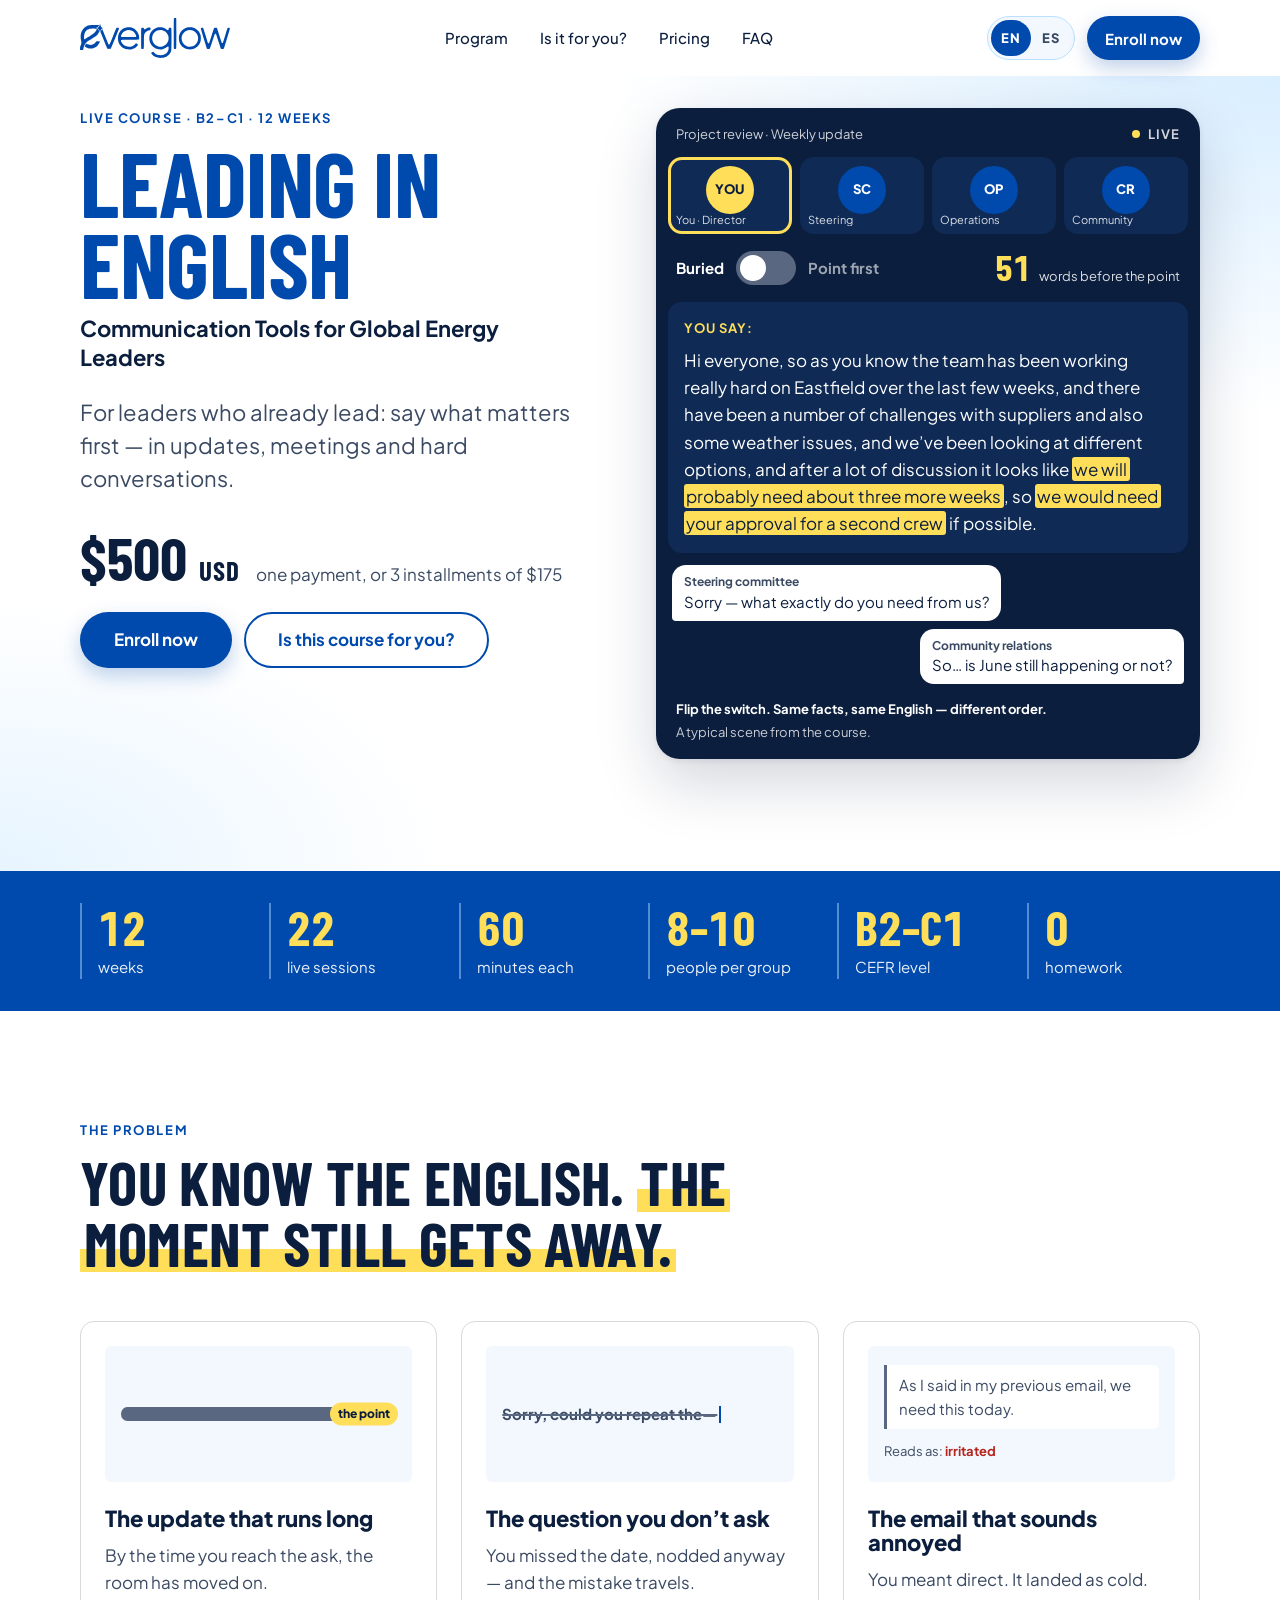
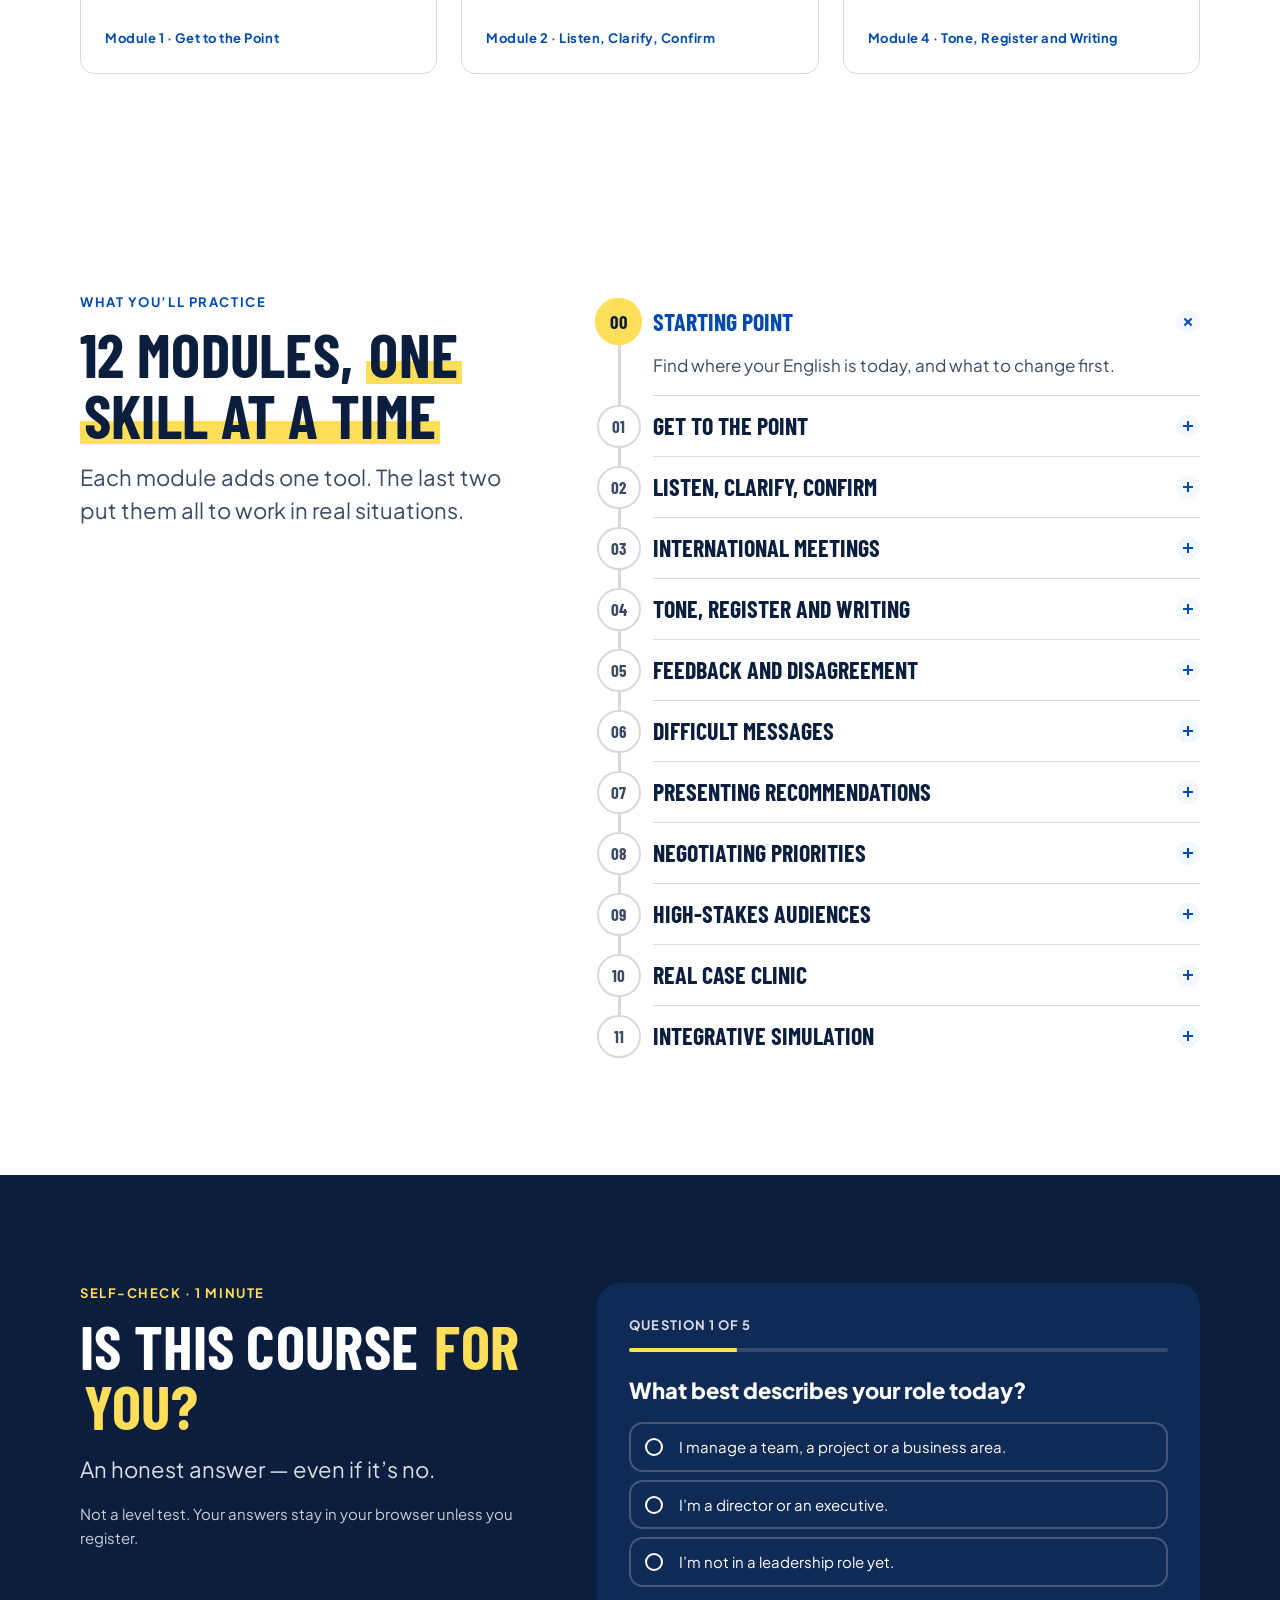
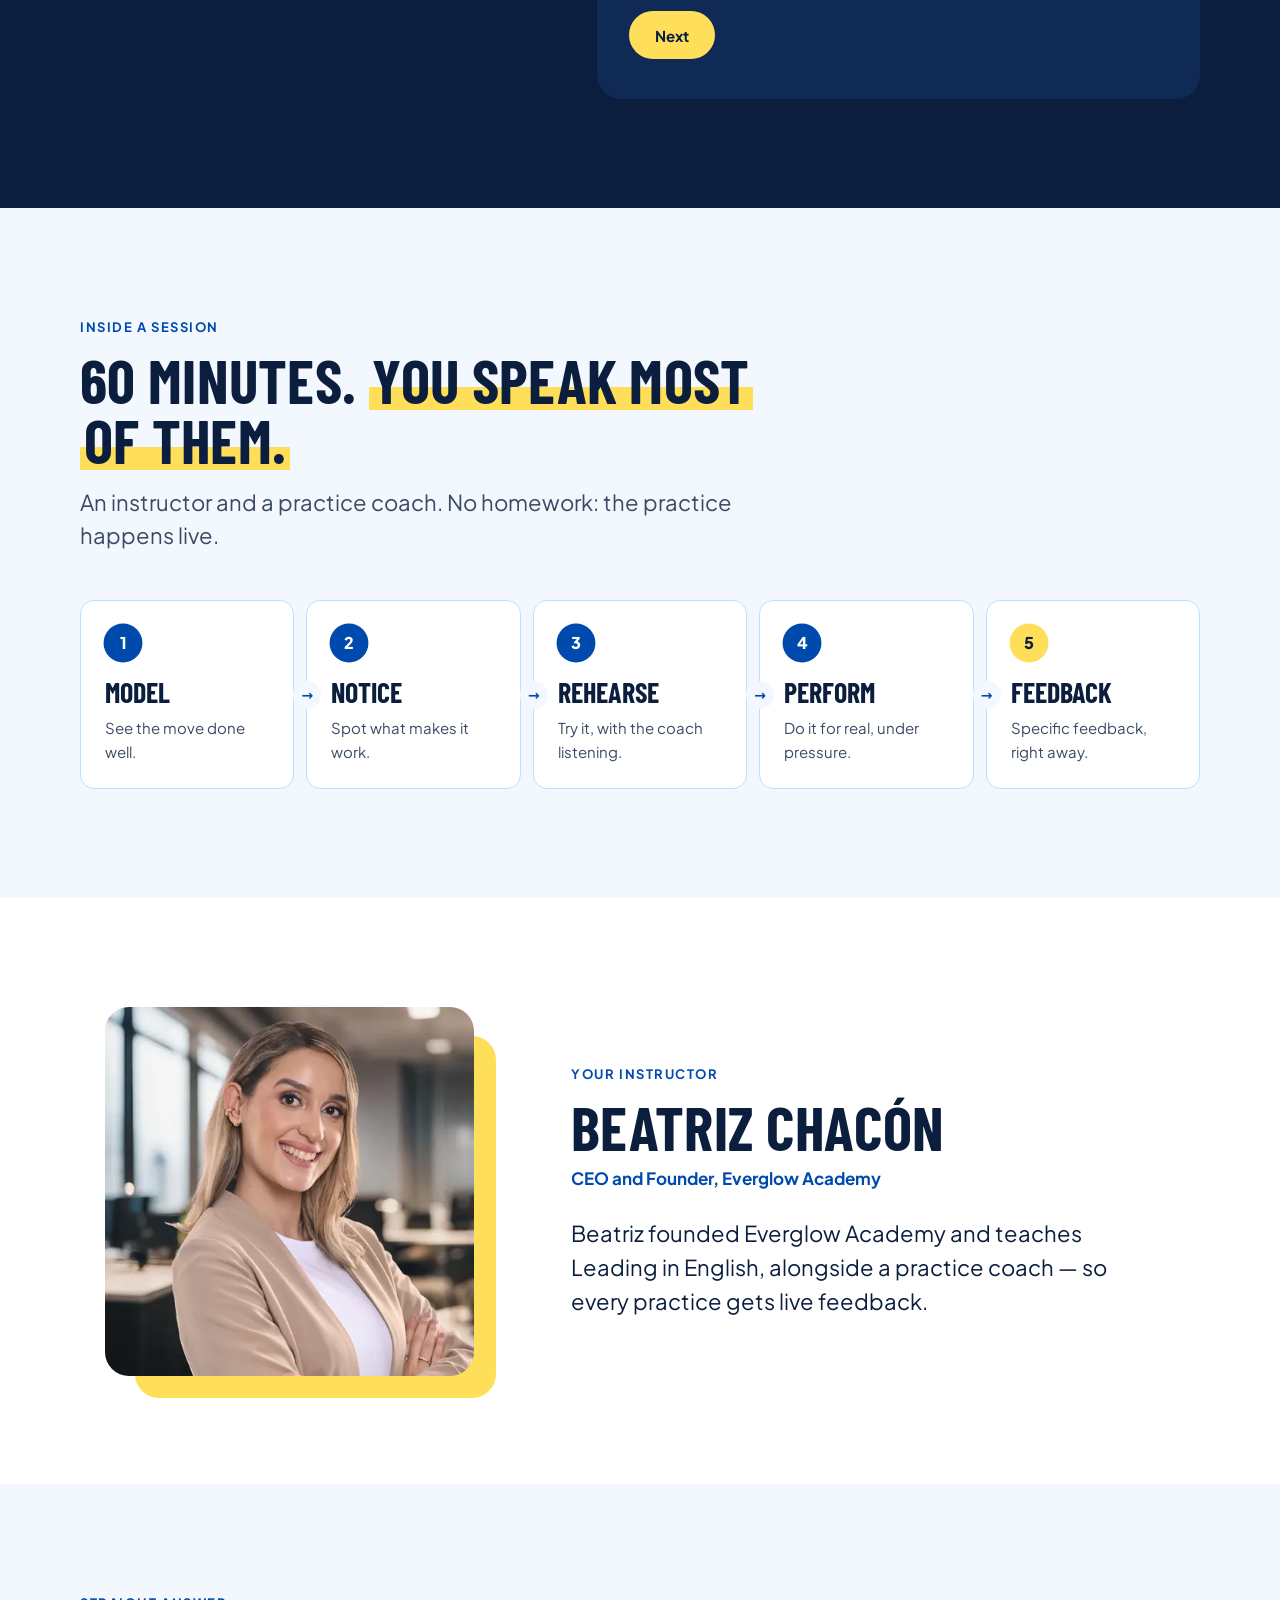
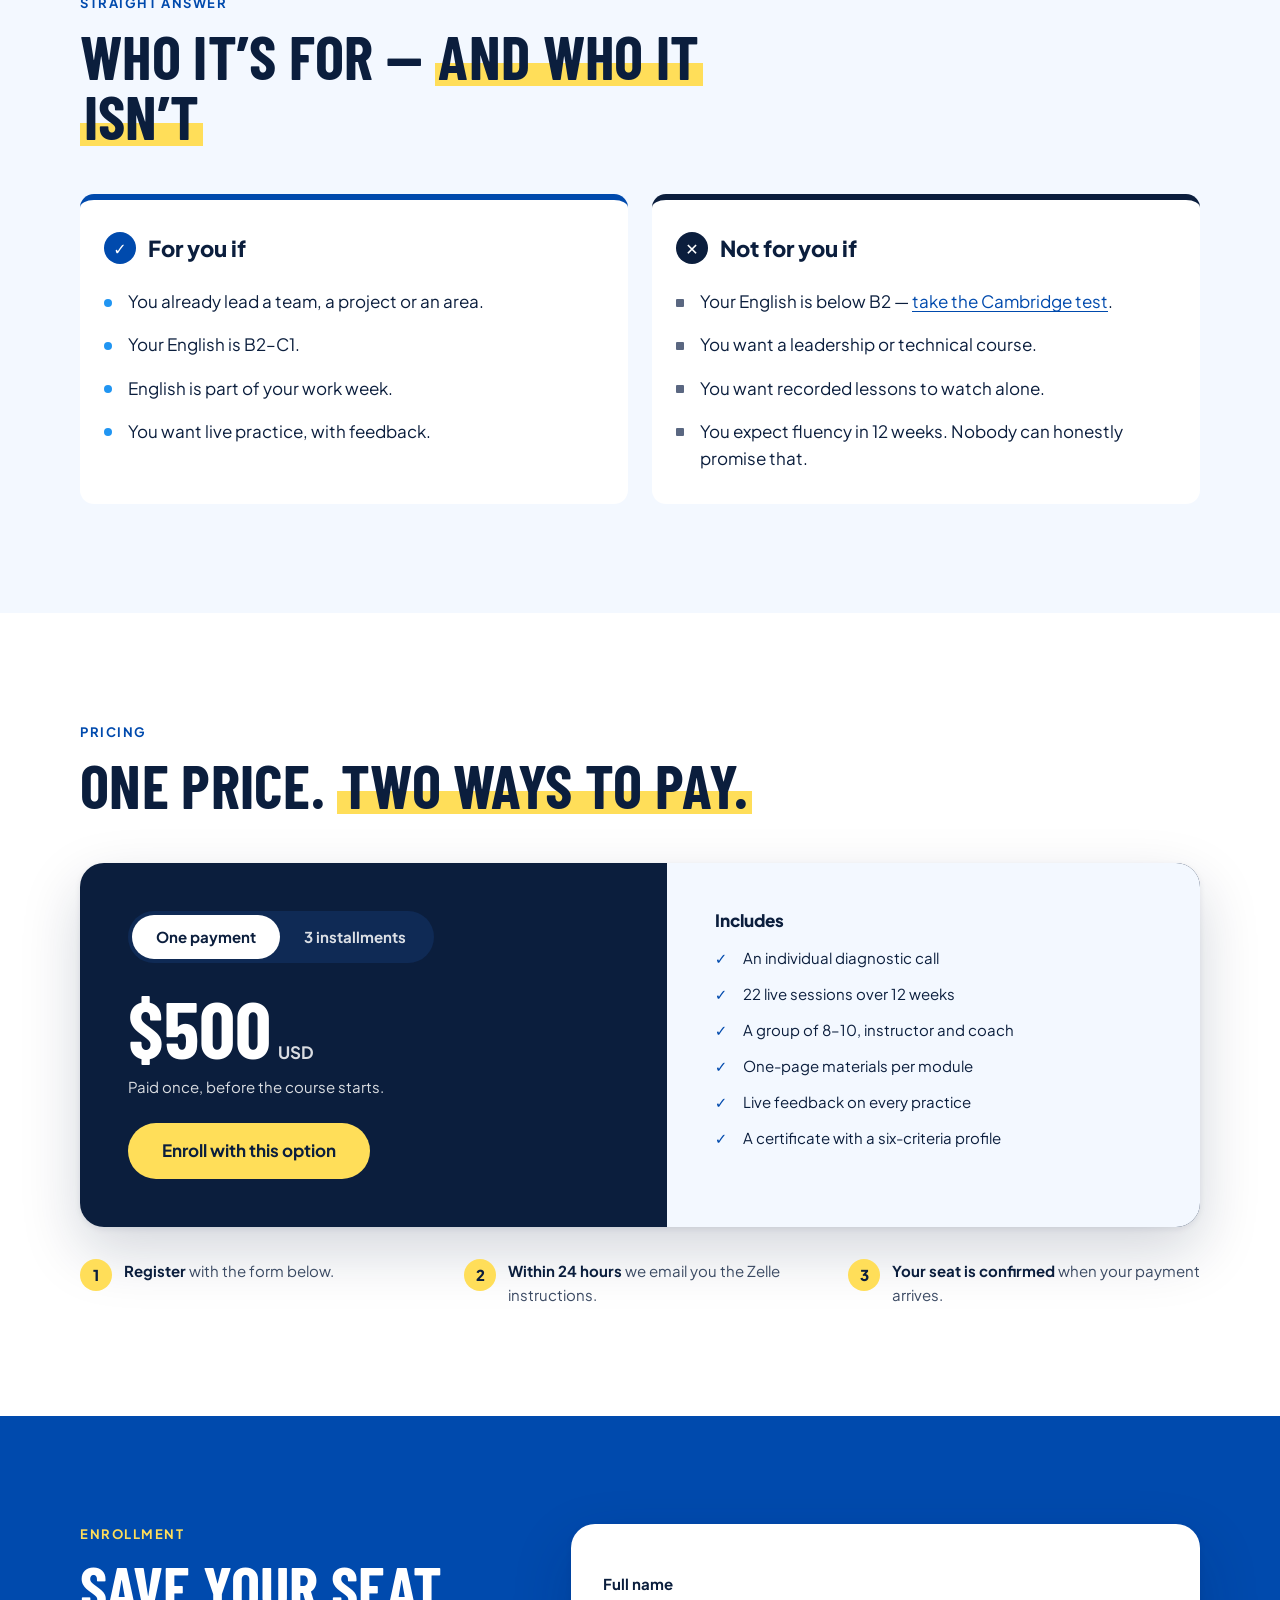
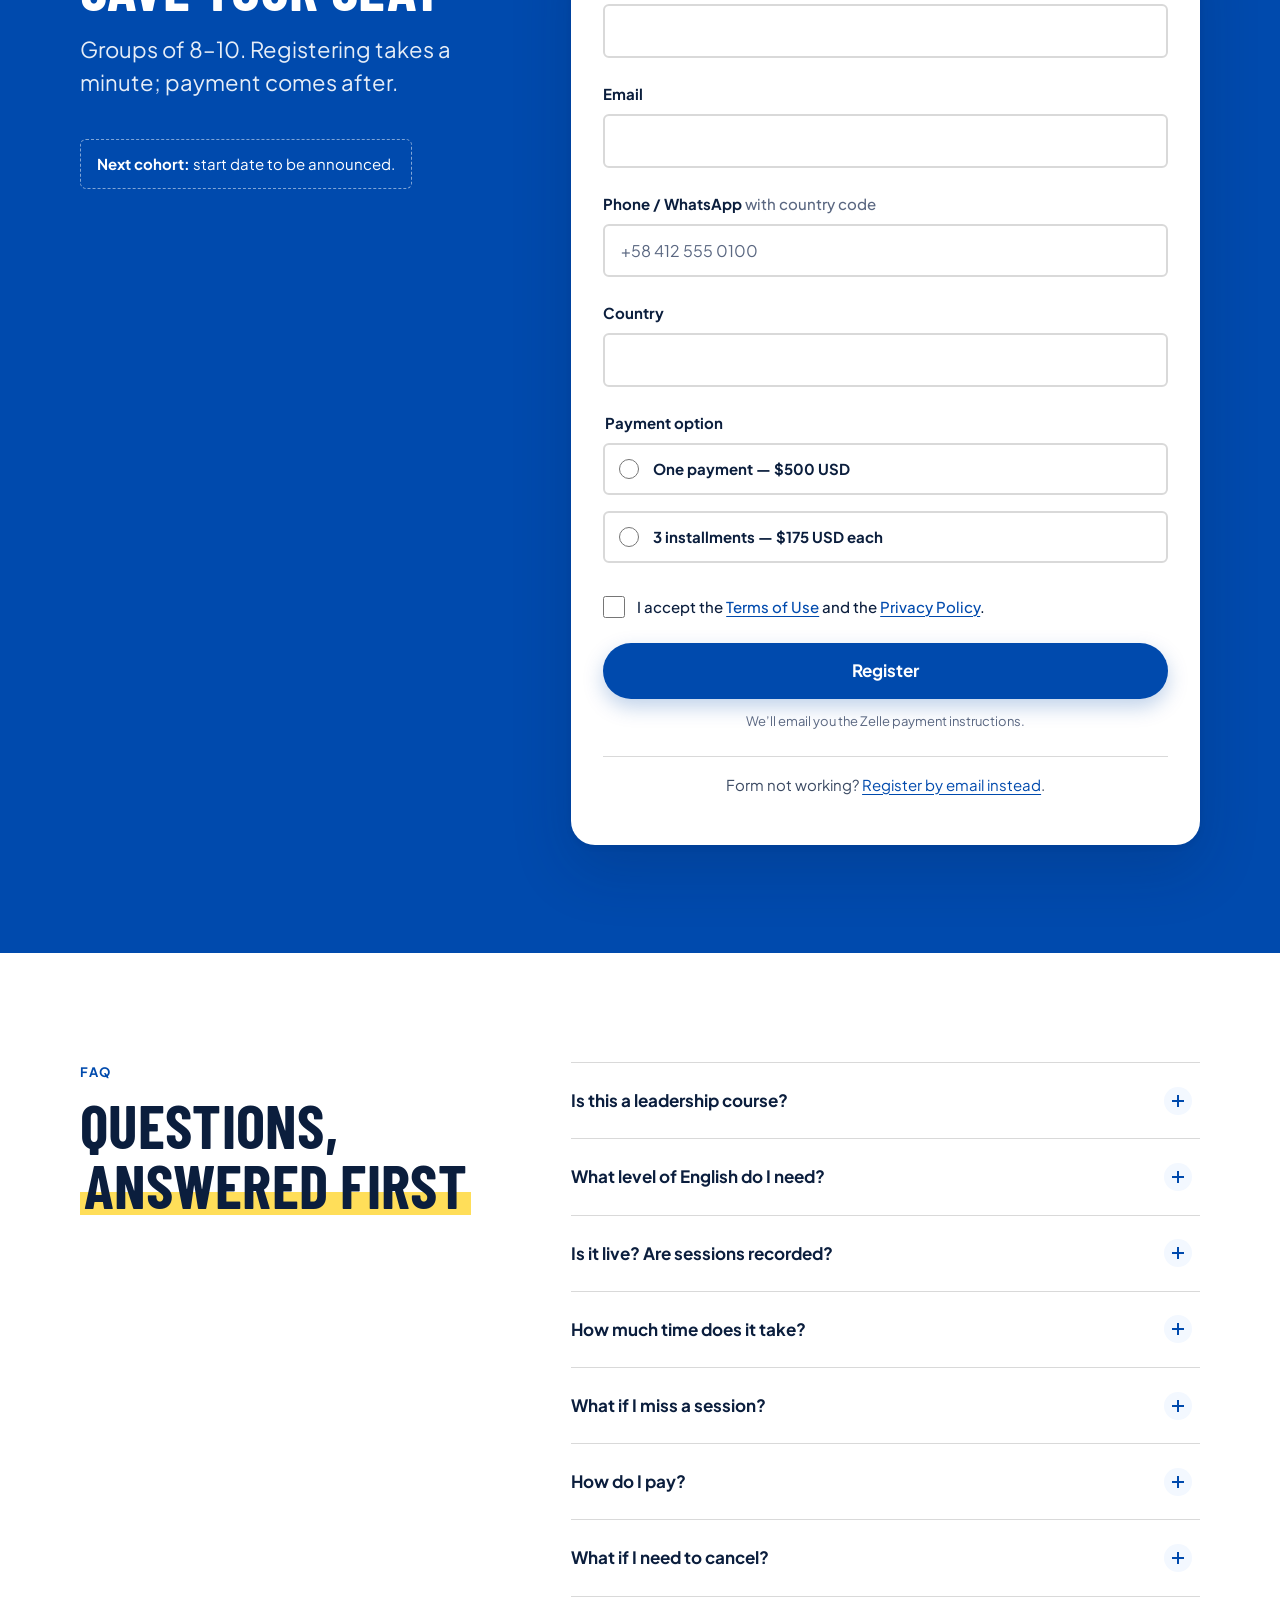
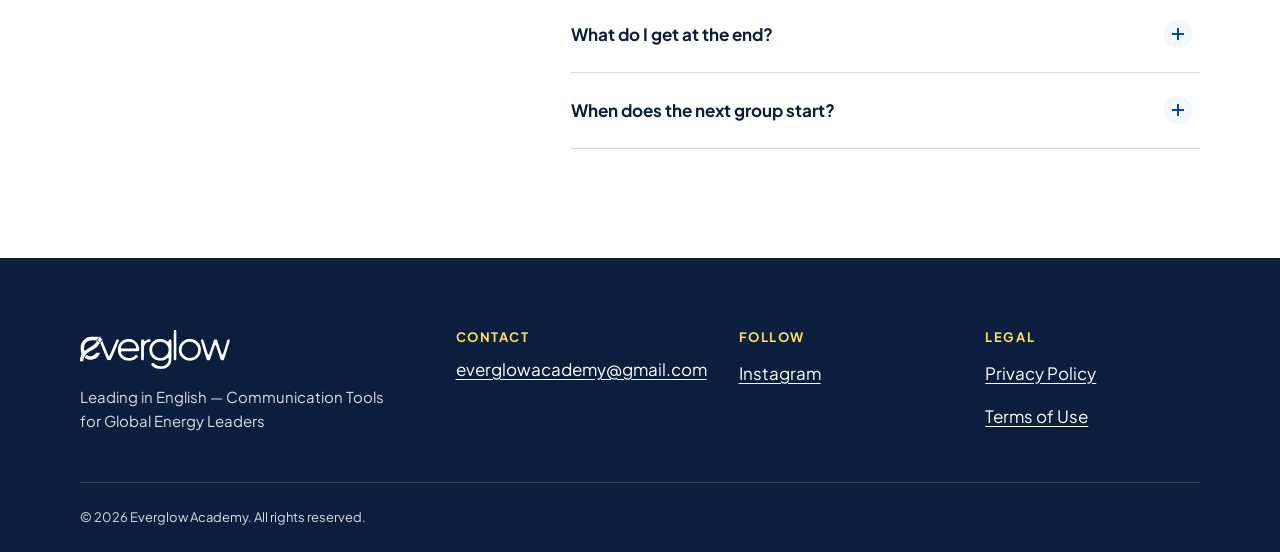
<file: site/index.html>
<!doctype html>
<html lang="en">
<head>
  <meta charset="utf-8">
  <meta name="viewport" content="width=device-width, initial-scale=1">
  <title data-i18n="meta.title">Leading in English — Communication Tools for Global Energy Leaders | Everglow Academy</title>
  <meta name="description" data-i18n-attr="content:meta.description" content="Live English course for managers, directors and executives in energy (B2–C1). 12 weeks, 22 live sessions, groups of 8–10. Learn to say what matters first. $500 USD or 3 × $175.">
  <meta name="theme-color" content="#004aad">

  <!-- [PENDIENTE] Cambia https://SITE-URL por el dominio final de Netlify (ver PENDIENTES.md) -->
  <link rel="canonical" href="https://SITE-URL/">
  <meta property="og:type" content="website">
  <meta property="og:site_name" content="Everglow Academy">
  <meta property="og:title" content="Leading in English — Communication Tools for Global Energy Leaders">
  <meta property="og:description" content="Say what matters first. A live English course for leaders in energy. 12 weeks · 22 live sessions · groups of 8–10.">
  <meta property="og:url" content="https://SITE-URL/">
  <meta property="og:image" content="https://SITE-URL/og-image.png">
  <meta property="og:image:width" content="1200">
  <meta property="og:image:height" content="630">
  <meta property="og:image:alt" content="Leading in English — a live course by Everglow Academy">
  <meta name="twitter:card" content="summary_large_image">

  <link rel="icon" href="favicon.svg" type="image/svg+xml">
  <link rel="icon" href="favicon-32.png" sizes="32x32" type="image/png">
  <link rel="apple-touch-icon" href="apple-touch-icon.png">

  <!-- Fuentes que se ven en la primera pantalla: se precargan -->
  <link rel="preload" href="fonts/barlow-condensed-latin-700-normal.woff2" as="font" type="font/woff2" crossorigin>
  <link rel="preload" href="fonts/plus-jakarta-sans-latin-400-normal.woff2" as="font" type="font/woff2" crossorigin>
  <link rel="preload" href="fonts/plus-jakarta-sans-latin-700-normal.woff2" as="font" type="font/woff2" crossorigin>

  <link rel="stylesheet" href="css/tokens.css">
  <link rel="stylesheet" href="css/main.css">

  <!-- Antes de pintar: marca que hay JS y, si el idioma es español, oculta un instante
       la página para no mostrar el inglés y luego cambiarlo (máx. 1,2 s por seguridad). -->
  <script>
    (function () {
      var d = document.documentElement, l = null;
      d.classList.add("js");
      try { l = new URLSearchParams(location.search).get("lang") || localStorage.getItem("eg-lang"); } catch (e) {}
      if (!l) l = (navigator.language || "").slice(0, 2) === "es" ? "es" : "en";
      if (l === "es") { d.lang = "es"; d.classList.add("i18n-pending"); setTimeout(function () { d.classList.remove("i18n-pending"); }, 1200); }
    })();
  </script>
  <script type="module" src="js/main.js"></script>

  <script type="application/ld+json">
  {
    "@context": "https://schema.org",
    "@type": "Course",
    "name": "Leading in English: Communication Tools for Global Energy Leaders",
    "description": "Applied English for managers, directors and executives who already lead. Live video sessions, B2–C1 level.",
    "inLanguage": "en",
    "educationalLevel": "B2–C1 (CEFR)",
    "provider": { "@type": "Organization", "name": "Everglow Academy", "email": "everglowacademy@gmail.com" },
    "offers": { "@type": "Offer", "category": "Paid", "price": "500", "priceCurrency": "USD" },
    "hasCourseInstance": {
      "@type": "CourseInstance",
      "courseMode": "Online",
      "courseWorkload": "PT22H",
      "courseSchedule": { "@type": "Schedule", "duration": "PT1H", "repeatFrequency": "P1W", "repeatCount": 22 },
      "instructor": { "@type": "Person", "name": "Beatriz Chacón", "jobTitle": "CEO and Founder, Everglow Academy" }
    }
  }
  </script>
</head>
<body>
  <a class="skip-link" href="#main" data-i18n="skip">Skip to content</a>

  <!-- Barra de progreso de lectura (decorativa) -->
  <div class="read-progress" aria-hidden="true"><span></span></div>

  <!-- ================= 1. Header ================= -->
  <header class="site-header">
    <div class="wrap site-header__inner">
      <a class="brand" href="#top" aria-label="Everglow Academy — back to top" data-i18n-attr="aria-label:brand.home">
        <img src="assets/logos/everglow.svg" alt="" width="859" height="227">
      </a>
      <nav class="nav" aria-label="Main" data-i18n-attr="aria-label:nav.label">
        <ul>
          <li><a href="#program" data-i18n="nav.program">Program</a></li>
          <li><a href="#self-check" data-i18n="nav.check">Is it for you?</a></li>
          <li><a href="#pricing" data-i18n="nav.pricing">Pricing</a></li>
          <li><a href="#faq" data-i18n="nav.faq">FAQ</a></li>
        </ul>
      </nav>
      <div class="site-header__end">
        <!-- Selector de idioma -->
        <div class="lang" role="group" aria-label="Language" data-i18n-attr="aria-label:lang.label">
          <button type="button" data-set-lang="en" aria-pressed="true"><span aria-hidden="true">EN</span><span class="sr-only">English</span></button>
          <button type="button" data-set-lang="es" aria-pressed="false"><span aria-hidden="true">ES</span><span class="sr-only">Español</span></button>
        </div>
        <a class="btn btn--primary btn--small site-header__cta" href="#enroll" data-i18n="cta.enroll">Enroll now</a>
      </div>
    </div>
  </header>

  <main id="main">
    <!-- ================= 2. Hero ================= -->
    <section class="hero" id="top" aria-labelledby="hero-title">
      <div class="wrap hero__grid">
        <div class="hero__intro">
          <p class="eyebrow" data-i18n="hero.eyebrow">Live course · <span class="nowrap">B2–C1</span> · 12 weeks</p>
          <!-- El nombre del curso no se traduce: es el nombre oficial -->
          <h1 class="hero__title" id="hero-title">
            <span class="hero__title-main">Leading in English</span>
            <span class="hero__title-sub">Communication Tools for Global Energy Leaders</span>
          </h1>
          <p class="hero__promise" data-i18n="hero.promise">For leaders who already lead: say what matters first — in updates, meetings and hard conversations.</p>
        </div>

        <!-- La idea central: el mismo update, dos órdenes distintos, dentro de una llamada.
             Los mensajes de ejemplo van siempre en inglés: es lo que se practica en el curso. -->
        <figure class="call" aria-labelledby="call-caption">
          <div class="call__bar">
            <span data-i18n="call.bar">Project review · Weekly update</span>
            <span class="call__live" data-i18n="call.live">Live</span>
          </div>
          <ul class="call__tiles" aria-label="Participants" data-i18n-attr="aria-label:call.participants">
            <li class="tile is-speaking" data-id="you"><span class="tile__av" aria-hidden="true" data-i18n="call.youShort">YOU</span><span class="tile__name" data-i18n="call.you">You · Director</span></li>
            <li class="tile" data-id="sc"><span class="tile__av" aria-hidden="true">SC</span><span class="tile__name" data-i18n="call.sc">Steering</span></li>
            <li class="tile" data-id="op"><span class="tile__av" aria-hidden="true">OP</span><span class="tile__name" data-i18n="call.op">Operations</span></li>
            <li class="tile" data-id="cr"><span class="tile__av" aria-hidden="true">CR</span><span class="tile__name" data-i18n="call.cr">Community</span></li>
          </ul>

          <div class="call__controls">
            <button class="switch" type="button" role="switch" aria-checked="false" id="rewrite-switch" aria-describedby="rewrite-hint">
              <span class="switch__off" data-i18n="call.off">Buried</span>
              <span class="switch__track" aria-hidden="true"><span class="switch__thumb"></span></span>
              <span class="switch__on" data-i18n="call.on">Point first</span>
            </button>
            <p class="meter" aria-hidden="true"><b id="meter-num">51</b> <span data-i18n="call.meter">words before the point</span></p>
          </div>

          <div class="call__speech">
            <p class="call__who" data-i18n="call.say">You say:</p>
            <!-- [BORRADOR] Textos del escenario escritos por nosotros; validar con los materiales del curso.
                 Las palabras entre [[ ]] son "el punto". El texto sin JS es la versión larga. -->
            <div class="call__text" id="rewrite-text" lang="en"
                 data-buried="Hi everyone, so as you know the team has been working really hard on Eastfield over the last few weeks, and there have been a number of challenges with suppliers and also some weather issues, and we’ve been looking at different options, and after a lot of discussion it looks like [[we will probably need about three more weeks]], so [[we would need your approval for a second crew]] if possible."
                 data-clear="[[Eastfield is three weeks behind.]] The transformer arrived late and weather cost us six days. [[I need your approval for a second crew by Friday]] — that keeps commissioning on the 4th of June.">
              <p>Hi everyone, so as you know the team has been working really hard on Eastfield over the last few weeks, and there have been a number of challenges with suppliers and also some weather issues, and we’ve been looking at different options, and after a lot of discussion it looks like <mark>we will probably need about three more weeks</mark>, so <mark>we would need your approval for a second crew</mark> if possible.</p>
            </div>
          </div>

          <!-- Reacciones de la sala: cambian según la versión -->
          <ol class="call__replies" id="call-replies" lang="en" aria-label="Replies from the room" data-i18n-attr="aria-label:call.replies">
            <li class="reply"><span class="reply__who">Steering committee</span><span class="reply__text">Sorry — what exactly do you need from us?</span></li>
            <li class="reply"><span class="reply__who">Community relations</span><span class="reply__text">So… is June still happening or not?</span></li>
          </ol>

          <figcaption class="call__caption" id="call-caption"><span id="rewrite-hint" data-i18n="call.hint">Flip the switch. Same facts, same English — different order.</span> <span data-i18n="call.caption">A typical scene from the course.</span></figcaption>
        </figure>

        <div class="hero__buy">
          <p class="price-tag">
            <span class="price-tag__main">$500 <small>USD</small></span>
            <span class="price-tag__alt" data-i18n="hero.priceAlt">one payment, or 3 installments of $175</span>
          </p>
          <div class="cta-row">
            <a class="btn btn--primary btn--large" href="#enroll" data-i18n="cta.enroll">Enroll now</a>
            <a class="btn btn--ghost btn--large" href="#self-check" data-i18n="cta.check">Is this course for you?</a>
          </div>
        </div>
      </div>
    </section>

    <!-- ================= 3. Datos rápidos ================= -->
    <section class="facts" aria-label="Course at a glance" data-i18n-attr="aria-label:facts.label">
      <ul class="wrap facts__list">
        <li><b data-count="12">12</b><span data-i18n="facts.weeks">weeks</span></li>
        <li><b data-count="22">22</b><span data-i18n="facts.sessions">live sessions</span></li>
        <li><b data-count="60">60</b><span data-i18n="facts.minutes">minutes each</span></li>
        <li><b data-count="8" data-count-to="10">8–10</b><span data-i18n="facts.group">people per group</span></li>
        <li><b>B2–C1</b><span data-i18n="facts.level">CEFR level</span></li>
        <li><b>0</b><span data-i18n="facts.homework">homework</span></li>
      </ul>
    </section>

    <!-- ================= 4. The problem ================= -->
    <section class="section problem" id="problem" aria-labelledby="problem-title">
      <div class="wrap">
        <header class="section__head reveal">
          <p class="eyebrow" data-i18n="problem.eyebrow">The problem</p>
          <h2 class="section__title" id="problem-title" data-i18n="problem.title">You know the English. <span class="hl">The moment still gets away.</span></h2>
        </header>

        <div class="problem__grid">
          <article class="p-card reveal">
            <div class="p-card__visual" aria-hidden="true">
              <div class="p-bar"><span class="p-bar__fill"></span><span class="p-bar__point" data-i18n="problem.point">the point</span></div>
            </div>
            <h3 data-i18n="problem.c1.title">The update that runs long</h3>
            <p data-i18n="problem.c1.text">By the time you reach the ask, the room has moved on.</p>
            <p class="p-card__module" data-i18n="problem.c1.module">Module 1 · Get to the Point</p>
          </article>

          <article class="p-card reveal">
            <div class="p-card__visual" aria-hidden="true">
              <p class="p-draft" lang="en"><span class="p-draft__typed">Sorry, could you repeat the—</span><span class="p-draft__caret"></span></p>
            </div>
            <h3 data-i18n="problem.c2.title">The question you don’t ask</h3>
            <p data-i18n="problem.c2.text">You missed the date, nodded anyway — and the mistake travels.</p>
            <p class="p-card__module" data-i18n="problem.c2.module">Module 2 · Listen, Clarify, Confirm</p>
          </article>

          <article class="p-card reveal">
            <div class="p-card__visual" aria-hidden="true">
              <p class="p-mail" lang="en">As I said in my previous email, we need this today.</p>
              <p class="p-mail__tone" data-i18n="problem.tone">Reads as: <b>irritated</b></p>
            </div>
            <h3 data-i18n="problem.c3.title">The email that sounds annoyed</h3>
            <p data-i18n="problem.c3.text">You meant direct. It landed as cold.</p>
            <p class="p-card__module" data-i18n="problem.c3.module">Module 4 · Tone, Register and Writing</p>
          </article>
        </div>
      </div>
    </section>

    <!-- ================= 5–6. Programa: lo que practicas, módulo a módulo ================= -->
    <section class="section program" id="program" aria-labelledby="program-title">
      <div class="wrap">
        <header class="section__head reveal">
          <p class="eyebrow" data-i18n="program.eyebrow">What you’ll practice</p>
          <h2 class="section__title" id="program-title" data-i18n="program.title">12 modules, <span class="hl">one skill at a time</span></h2>
          <p class="section__lead" data-i18n="program.lead">Each module adds one tool. The last two put them all to work in real situations.</p>
        </header>

        <!-- Acordeón: un módulo abierto a la vez. Los títulos de módulo son los oficiales (en inglés).
             [BORRADOR] Descripciones redactadas a partir del título; validar. -->
        <ol class="timeline" id="timeline">
          <li class="timeline__item"><span class="timeline__num" aria-hidden="true">00</span><h3><button type="button" class="timeline__btn" aria-expanded="true" aria-controls="m0">Starting Point</button></h3><div class="timeline__panel" id="m0"><p data-i18n="m0">Find where your English is today, and what to change first.</p></div></li>
          <li class="timeline__item"><span class="timeline__num" aria-hidden="true">01</span><h3><button type="button" class="timeline__btn" aria-expanded="false" aria-controls="m1">Get to the Point</button></h3><div class="timeline__panel" id="m1"><p data-i18n="m1">Open any update with the point: status, cause, request.</p></div></li>
          <li class="timeline__item"><span class="timeline__num" aria-hidden="true">02</span><h3><button type="button" class="timeline__btn" aria-expanded="false" aria-controls="m2">Listen, Clarify, Confirm</button></h3><div class="timeline__panel" id="m2"><p data-i18n="m2">Clarify and confirm numbers, dates and decisions before they get lost.</p></div></li>
          <li class="timeline__item"><span class="timeline__num" aria-hidden="true">03</span><h3><button type="button" class="timeline__btn" aria-expanded="false" aria-controls="m3">International Meetings</button></h3><div class="timeline__panel" id="m3"><p data-i18n="m3">Take the floor, and interrupt without sounding rude.</p></div></li>
          <li class="timeline__item"><span class="timeline__num" aria-hidden="true">04</span><h3><button type="button" class="timeline__btn" aria-expanded="false" aria-controls="m4">Tone, Register and Writing</button></h3><div class="timeline__panel" id="m4"><p data-i18n="m4">Write emails that sound the way you mean them.</p></div></li>
          <li class="timeline__item"><span class="timeline__num" aria-hidden="true">05</span><h3><button type="button" class="timeline__btn" aria-expanded="false" aria-controls="m5">Feedback and Disagreement</button></h3><div class="timeline__panel" id="m5"><p data-i18n="m5">Disagree and keep the relationship working.</p></div></li>
          <li class="timeline__item"><span class="timeline__num" aria-hidden="true">06</span><h3><button type="button" class="timeline__btn" aria-expanded="false" aria-controls="m6">Difficult Messages</button></h3><div class="timeline__panel" id="m6"><p data-i18n="m6">Deliver delays and safety issues clearly and calmly.</p></div></li>
          <li class="timeline__item"><span class="timeline__num" aria-hidden="true">07</span><h3><button type="button" class="timeline__btn" aria-expanded="false" aria-controls="m7">Presenting Recommendations</button></h3><div class="timeline__panel" id="m7"><p data-i18n="m7">Present a recommendation and hold it under questions.</p></div></li>
          <li class="timeline__item"><span class="timeline__num" aria-hidden="true">08</span><h3><button type="button" class="timeline__btn" aria-expanded="false" aria-controls="m8">Negotiating Priorities</button></h3><div class="timeline__panel" id="m8"><p data-i18n="m8">Trade time, budget and scope with people who want different things.</p></div></li>
          <li class="timeline__item"><span class="timeline__num" aria-hidden="true">09</span><h3><button type="button" class="timeline__btn" aria-expanded="false" aria-controls="m9">High-stakes Audiences</button></h3><div class="timeline__panel" id="m9"><p data-i18n="m9">Adjust for boards, regulators and communities.</p></div></li>
          <li class="timeline__item"><span class="timeline__num" aria-hidden="true">10</span><h3><button type="button" class="timeline__btn" aria-expanded="false" aria-controls="m10">Real Case Clinic</button></h3><div class="timeline__panel" id="m10"><p data-i18n="m10">Rehearse a real situation from your own work.</p></div></li>
          <li class="timeline__item"><span class="timeline__num" aria-hidden="true">11</span><h3><button type="button" class="timeline__btn" aria-expanded="false" aria-controls="m11">Integrative Simulation</button></h3><div class="timeline__panel" id="m11"><p data-i18n="m11">Everything together, in a full and realistic simulation.</p></div></li>
        </ol>
      </div>
    </section>

    <!-- ================= 7. Autodiagnóstico ================= -->
    <section class="section check is-dark" id="self-check" aria-labelledby="check-title">
      <div class="wrap check__grid">
        <header class="section__head reveal">
          <p class="eyebrow" data-i18n="check.eyebrow">Self-check · 1 minute</p>
          <h2 class="section__title" id="check-title" data-i18n="check.title">Is this course <span class="hl">for you?</span></h2>
          <p class="section__lead" data-i18n="check.lead">An honest answer — even if it’s no.</p>
          <p class="check__note" data-i18n="check.note">Not a level test. Your answers stay in your browser unless you register.</p>
        </header>
        <div class="quiz" id="quiz">
          <noscript><p class="quiz__noscript">The self-check needs JavaScript. You can still <a href="#enroll">register below</a>.</p></noscript>
        </div>
      </div>
    </section>

    <!-- ================= 8. Cómo es una sesión ================= -->
    <section class="section session" id="session" aria-labelledby="session-title">
      <div class="wrap">
        <header class="section__head reveal">
          <p class="eyebrow" data-i18n="session.eyebrow">Inside a session</p>
          <h2 class="section__title" id="session-title" data-i18n="session.title">60 minutes. <span class="hl">You speak most of them.</span></h2>
          <p class="section__lead" data-i18n="session.lead">An instructor and a practice coach. No homework: the practice happens live.</p>
        </header>
        <ol class="loop" id="loop">
          <li class="loop__step"><span class="loop__n" aria-hidden="true">1</span><h3 data-i18n="session.s1">Model</h3><p data-i18n="session.s1t">See the move done well.</p></li>
          <li class="loop__step"><span class="loop__n" aria-hidden="true">2</span><h3 data-i18n="session.s2">Notice</h3><p data-i18n="session.s2t">Spot what makes it work.</p></li>
          <li class="loop__step"><span class="loop__n" aria-hidden="true">3</span><h3 data-i18n="session.s3">Rehearse</h3><p data-i18n="session.s3t">Try it, with the coach listening.</p></li>
          <li class="loop__step"><span class="loop__n" aria-hidden="true">4</span><h3 data-i18n="session.s4">Perform</h3><p data-i18n="session.s4t">Do it for real, under pressure.</p></li>
          <li class="loop__step"><span class="loop__n" aria-hidden="true">5</span><h3 data-i18n="session.s5">Feedback</h3><p data-i18n="session.s5t">Specific feedback, right away.</p></li>
        </ol>
      </div>
    </section>

    <!-- ================= 9. Instructora ================= -->
    <section class="section instructor" id="instructor" aria-labelledby="instructor-title">
      <div class="wrap instructor__grid">
        <div class="instructor__photo reveal">
          <img src="assets/img/beatriz-chacon-480.webp"
               srcset="assets/img/beatriz-chacon-480.webp 480w, assets/img/beatriz-chacon-800.webp 800w"
               sizes="(min-width: 900px) 400px, 80vw"
               width="480" height="480" loading="lazy" decoding="async"
               alt="Portrait of Beatriz Chacón, smiling, in a beige blazer in an office"
               data-i18n-attr="alt:instructor.alt">
        </div>
        <div class="reveal">
          <p class="eyebrow" data-i18n="instructor.eyebrow">Your instructor</p>
          <h2 class="section__title" id="instructor-title">Beatriz Chacón</h2>
          <p class="instructor__role" data-i18n="instructor.role">CEO and Founder, Everglow Academy</p>
          <!-- [PENDIENTE] Bio real de Beatriz: experiencia, formación, certificaciones. No inventar. -->
          <p class="instructor__bio" data-i18n="instructor.bio">Beatriz founded Everglow Academy and teaches Leading in English, alongside a practice coach — so every practice gets live feedback.</p>
        </div>
      </div>
    </section>

    <!-- ================= 11. Para quién ================= -->
    <section class="section fit" id="fit" aria-labelledby="fit-title">
      <div class="wrap">
        <header class="section__head reveal">
          <p class="eyebrow" data-i18n="fit.eyebrow">Straight answer</p>
          <h2 class="section__title" id="fit-title" data-i18n="fit.title">Who it’s for — <span class="hl">and who it isn’t</span></h2>
        </header>
        <div class="fit__grid">
          <div class="fit__col fit__col--yes reveal">
            <h3><span class="fit__icon" aria-hidden="true">✓</span> <span data-i18n="fit.yes">For you if</span></h3>
            <ul>
              <li data-i18n="fit.y1">You already lead a team, a project or an area.</li>
              <li data-i18n="fit.y2">Your English is B2–C1.</li>
              <li data-i18n="fit.y3">English is part of your work week.</li>
              <li data-i18n="fit.y4">You want live practice, with feedback.</li>
            </ul>
          </div>
          <div class="fit__col fit__col--no reveal">
            <h3><span class="fit__icon" aria-hidden="true">✕</span> <span data-i18n="fit.no">Not for you if</span></h3>
            <ul>
              <li data-i18n="fit.n1">Your English is below B2 — <a href="https://www.cambridgeenglish.org/test-your-english/business/" target="_blank" rel="noopener">take the Cambridge test</a>.</li>
              <li data-i18n="fit.n2">You want a leadership or technical course.</li>
              <li data-i18n="fit.n3">You want recorded lessons to watch alone.</li>
              <li data-i18n="fit.n4">You expect fluency in 12 weeks. Nobody can honestly promise that.</li>
            </ul>
          </div>
        </div>
      </div>
    </section>

    <!-- ================= 12. Precio ================= -->
    <section class="section pricing" id="pricing" aria-labelledby="pricing-title">
      <div class="wrap">
        <header class="section__head reveal">
          <p class="eyebrow" data-i18n="price.eyebrow">Pricing</p>
          <h2 class="section__title" id="pricing-title" data-i18n="price.title">One price. <span class="hl">Two ways to pay.</span></h2>
        </header>

        <div class="price-card reveal">
          <div class="price-card__main">
            <div class="plan-switch" role="group" aria-label="Payment option" data-i18n-attr="aria-label:price.switch">
              <button type="button" data-plan="full" aria-pressed="true" data-i18n="price.full">One payment</button>
              <button type="button" data-plan="split" aria-pressed="false" data-i18n="price.split">3 installments</button>
            </div>
            <div class="plan-views" aria-live="polite">
              <div class="plan-view is-active" data-plan-view="full">
                <p class="plan-view__price"><span>$500</span> USD</p>
                <p class="plan-view__note" data-i18n="price.fullNote">Paid once, before the course starts.</p>
              </div>
              <div class="plan-view" data-plan-view="split">
                <p class="plan-view__price"><span>3 × $175</span> USD</p>
                <p class="plan-view__note" data-i18n="price.splitNote">$525 in total. Dates are in the <a href="terms.html#price">Terms of Use</a>.</p>
              </div>
            </div>
            <a class="btn btn--sun btn--large" href="#enroll" id="plan-cta" data-i18n="price.cta">Enroll with this option</a>
          </div>
          <div class="price-card__side">
            <h3 data-i18n="price.includes">Includes</h3>
            <ul class="checks">
              <li data-i18n="price.i1">An individual diagnostic call</li>
              <li data-i18n="price.i2">22 live sessions over 12 weeks</li>
              <li data-i18n="price.i3">A group of 8–10, instructor and coach</li>
              <li data-i18n="price.i4">One-page materials per module</li>
              <li data-i18n="price.i5">Live feedback on every practice</li>
              <li data-i18n="price.i6">A certificate with a six-criteria profile</li>
            </ul>
          </div>
        </div>

        <!-- El plazo de 24 horas viene de los Términos: la academia envía las instrucciones en 24 h -->
        <ol class="howpay reveal">
          <li><span data-i18n="price.step1"><b>Register</b> with the form below.</span></li>
          <li><span data-i18n="price.step2"><b>Within 24 hours</b> we email you the Zelle instructions.</span></li>
          <li><span data-i18n="price.step3"><b>Your seat is confirmed</b> when your payment arrives.</span></li>
        </ol>
      </div>
    </section>

    <!-- ================= 13. Formulario ================= -->
    <section class="section enroll" id="enroll" aria-labelledby="enroll-title">
      <div class="wrap enroll__grid">
        <header class="section__head">
          <p class="eyebrow" data-i18n="enroll.eyebrow">Enrollment</p>
          <h2 class="section__title" id="enroll-title" data-i18n="enroll.title">Save your seat</h2>
          <p class="section__lead" data-i18n="enroll.lead">Groups of 8–10. Registering takes a minute; payment comes after.</p>
          <!-- [PENDIENTE] Fecha de inicio de la próxima cohorte -->
          <p class="enroll__cohort" data-i18n="enroll.cohort"><b>Next cohort:</b> start date to be announced.</p>
        </header>

        <div class="form-card">
          <form id="enroll-form" class="form" novalidate>
            <p class="form__status" id="form-status" role="status" aria-live="polite"></p>

            <div class="field">
              <label for="f-name" data-i18n="form.name">Full name</label>
              <input id="f-name" name="name" type="text" autocomplete="name" required aria-describedby="f-name-err">
              <p class="field__error" id="f-name-err"></p>
            </div>

            <div class="field">
              <label for="f-email" data-i18n="form.email">Email</label>
              <input id="f-email" name="email" type="email" autocomplete="email" inputmode="email" required aria-describedby="f-email-err">
              <p class="field__error" id="f-email-err"></p>
            </div>

            <div class="field">
              <label for="f-phone" data-i18n="form.phone">Phone / WhatsApp <span class="field__hint">with country code</span></label>
              <input id="f-phone" name="phone" type="tel" autocomplete="tel" inputmode="tel" placeholder="+58 412 555 0100" required aria-describedby="f-phone-err">
              <p class="field__error" id="f-phone-err"></p>
            </div>

            <div class="field">
              <label for="f-country" data-i18n="form.country">Country</label>
              <input id="f-country" name="country" type="text" autocomplete="country-name" list="countries" required aria-describedby="f-country-err">
              <datalist id="countries">
                <option value="Venezuela"><option value="Colombia"><option value="Mexico"><option value="Argentina"><option value="Chile"><option value="Peru"><option value="Ecuador"><option value="Brazil"><option value="Panama"><option value="Trinidad and Tobago"><option value="United States"><option value="Canada"><option value="Spain">
              </datalist>
              <p class="field__error" id="f-country-err"></p>
            </div>

            <!-- El value se envía siempre en inglés (es lo que espera la hoja); solo cambia la etiqueta -->
            <fieldset class="field field--radios" aria-describedby="f-payment-err">
              <legend data-i18n="form.payment">Payment option</legend>
              <label class="radio"><input type="radio" name="payment" id="f-pay-full" value="One payment — $500 USD" required><span data-i18n="form.payFull"><b>One payment</b> — $500 USD</span></label>
              <label class="radio"><input type="radio" name="payment" id="f-pay-split" value="3 installments — $175 USD each"><span data-i18n="form.paySplit"><b>3 installments</b> — $175 USD each</span></label>
              <p class="field__error" id="f-payment-err"></p>
            </fieldset>

            <div class="field field--check">
              <label class="consent">
                <input id="f-terms" name="terms" type="checkbox" value="accepted" required aria-describedby="f-terms-err">
                <span data-i18n="form.terms">I accept the <a href="terms.html" target="_blank" rel="noopener">Terms of Use</a> and the <a href="privacy.html" target="_blank" rel="noopener">Privacy Policy</a>.</span>
              </label>
              <p class="field__error" id="f-terms-err"></p>
            </div>

            <!-- Honeypot antispam: invisible para personas, los bots lo rellenan -->
            <div class="hp" aria-hidden="true">
              <label for="f-website">Website</label>
              <input id="f-website" name="website" type="text" tabindex="-1" autocomplete="off">
            </div>

            <p class="form__selfcheck" id="form-selfcheck" hidden></p>

            <button class="btn btn--primary btn--large btn--block" type="submit" id="f-submit">
              <span class="btn__label" data-i18n="form.submit">Register</span>
              <span class="btn__spinner" aria-hidden="true"></span>
            </button>
            <p class="form__fine" data-i18n="form.fine">We’ll email you the Zelle payment instructions.</p>
          </form>

          <!-- Estado de éxito -->
          <div class="success" id="form-success" hidden tabindex="-1" aria-labelledby="success-title">
            <p class="success__badge" aria-hidden="true">✓</p>
            <h3 id="success-title"><span data-i18n="success.title">Registration received</span><span id="success-name"></span>.</h3>
            <p data-i18n="success.next">Here’s exactly what happens next:</p>
            <ol class="success__steps">
              <li data-i18n="success.s1"><b>Within 24 hours:</b> we email you the Zelle payment instructions.</li>
              <li data-i18n="success.s2"><b>When your payment arrives:</b> we confirm your seat in writing.</li>
              <li data-i18n="success.s3"><b>Before the course starts:</b> we schedule your individual diagnostic call.</li>
            </ol>
            <p class="success__help" data-i18n="success.help">Don’t see our email? Check your spam folder, or write to <a href="mailto:everglowacademy@gmail.com">everglowacademy@gmail.com</a>.</p>
          </div>

          <p class="form__fallback" data-i18n="form.fallback">Form not working? <a class="js-mailto" href="mailto:everglowacademy@gmail.com?subject=Registration%20%E2%80%94%20Leading%20in%20English">Register by email instead</a>.</p>
        </div>
      </div>
    </section>

    <!-- ================= 14. FAQ ================= -->
    <section class="section faq" id="faq" aria-labelledby="faq-title">
      <div class="wrap faq__grid">
        <header class="section__head">
          <p class="eyebrow" data-i18n="faq.eyebrow">FAQ</p>
          <h2 class="section__title" id="faq-title" data-i18n="faq.title">Questions, <span class="hl">answered first</span></h2>
        </header>
        <div class="faq__list">
          <details><summary data-i18n="faq.q1">Is this a leadership course?</summary><p data-i18n="faq.a1">No. It’s English for people who already lead: updates, meetings, feedback and hard news — in English, with clarity.</p></details>
          <details><summary data-i18n="faq.q2">What level of English do I need?</summary><p data-i18n="faq.a2">B2 to C1 on the CEFR scale. Not sure? Take the <a href="#self-check">1-minute self-check</a>.</p></details>
          <details><summary data-i18n="faq.q3">Is it live? Are sessions recorded?</summary><p data-i18n="faq.a3">It’s 100% live by video call, and sessions are not recorded by default. There are no self-paced lessons.</p></details>
          <details><summary data-i18n="faq.q4">How much time does it take?</summary><p data-i18n="faq.a4">Two 60-minute sessions a week for 12 weeks — 22 sessions. No homework.</p></details>
          <details><summary data-i18n="faq.q5">What if I miss a session?</summary><p data-i18n="faq.a5">Week 6 includes a make-up session. To get the certificate, you need to attend at least 17 of the 22 sessions.</p></details>
          <details><summary data-i18n="faq.q6">How do I pay?</summary><p data-i18n="faq.a6">By Zelle, after you register: $500 USD once, or 3 installments of $175 ($525 in total). Within 24 hours we email you the instructions.</p></details>
          <details><summary data-i18n="faq.q7">What if I need to cancel?</summary><p data-i18n="faq.a7">Cancellations and refunds are explained in our <a href="terms.html#refunds">Terms of Use</a>.</p></details>
          <details><summary data-i18n="faq.q8">What do I get at the end?</summary><p data-i18n="faq.a8">A certificate with a performance profile across six criteria, when you meet the attendance requirement and complete the final simulation.</p></details>
          <details><summary data-i18n="faq.q9">When does the next group start?</summary><p data-i18n="faq.a9">The date will be announced soon. Register to save your seat and we’ll send you the schedule.</p></details>
        </div>
      </div>
    </section>
  </main>

  <!-- ================= 15. Footer ================= -->
  <footer class="site-footer">
    <div class="wrap footer__grid">
      <div>
        <img class="footer__logo" src="assets/logos/everglow-white.svg" alt="Everglow Academy" width="859" height="227" loading="lazy">
        <p class="footer__tag">Leading in English — Communication Tools for Global Energy Leaders</p>
      </div>
      <div>
        <h2 class="footer__h" data-i18n="footer.contact">Contact</h2>
        <p><a href="mailto:everglowacademy@gmail.com">everglowacademy@gmail.com</a></p>
      </div>
      <div>
        <h2 class="footer__h" data-i18n="footer.follow">Follow</h2>
        <!-- Para añadir otra red, copia la línea de Instagram -->
        <ul class="footer__links">
          <li><a href="https://www.instagram.com/everglowacademy/" target="_blank" rel="noopener">Instagram <span class="sr-only" data-i18n="footer.newTab">(opens in a new tab)</span></a></li>
        </ul>
      </div>
      <div>
        <h2 class="footer__h">Legal</h2>
        <ul class="footer__links">
          <li><a href="privacy.html" data-i18n="footer.privacy">Privacy Policy</a></li>
          <li><a href="terms.html" data-i18n="footer.terms">Terms of Use</a></li>
        </ul>
      </div>
    </div>
    <div class="wrap"><p class="footer__copy" data-i18n="footer.copy">© 2026 Everglow Academy. All rights reserved.</p></div>
  </footer>

</body>
</html>
</file>
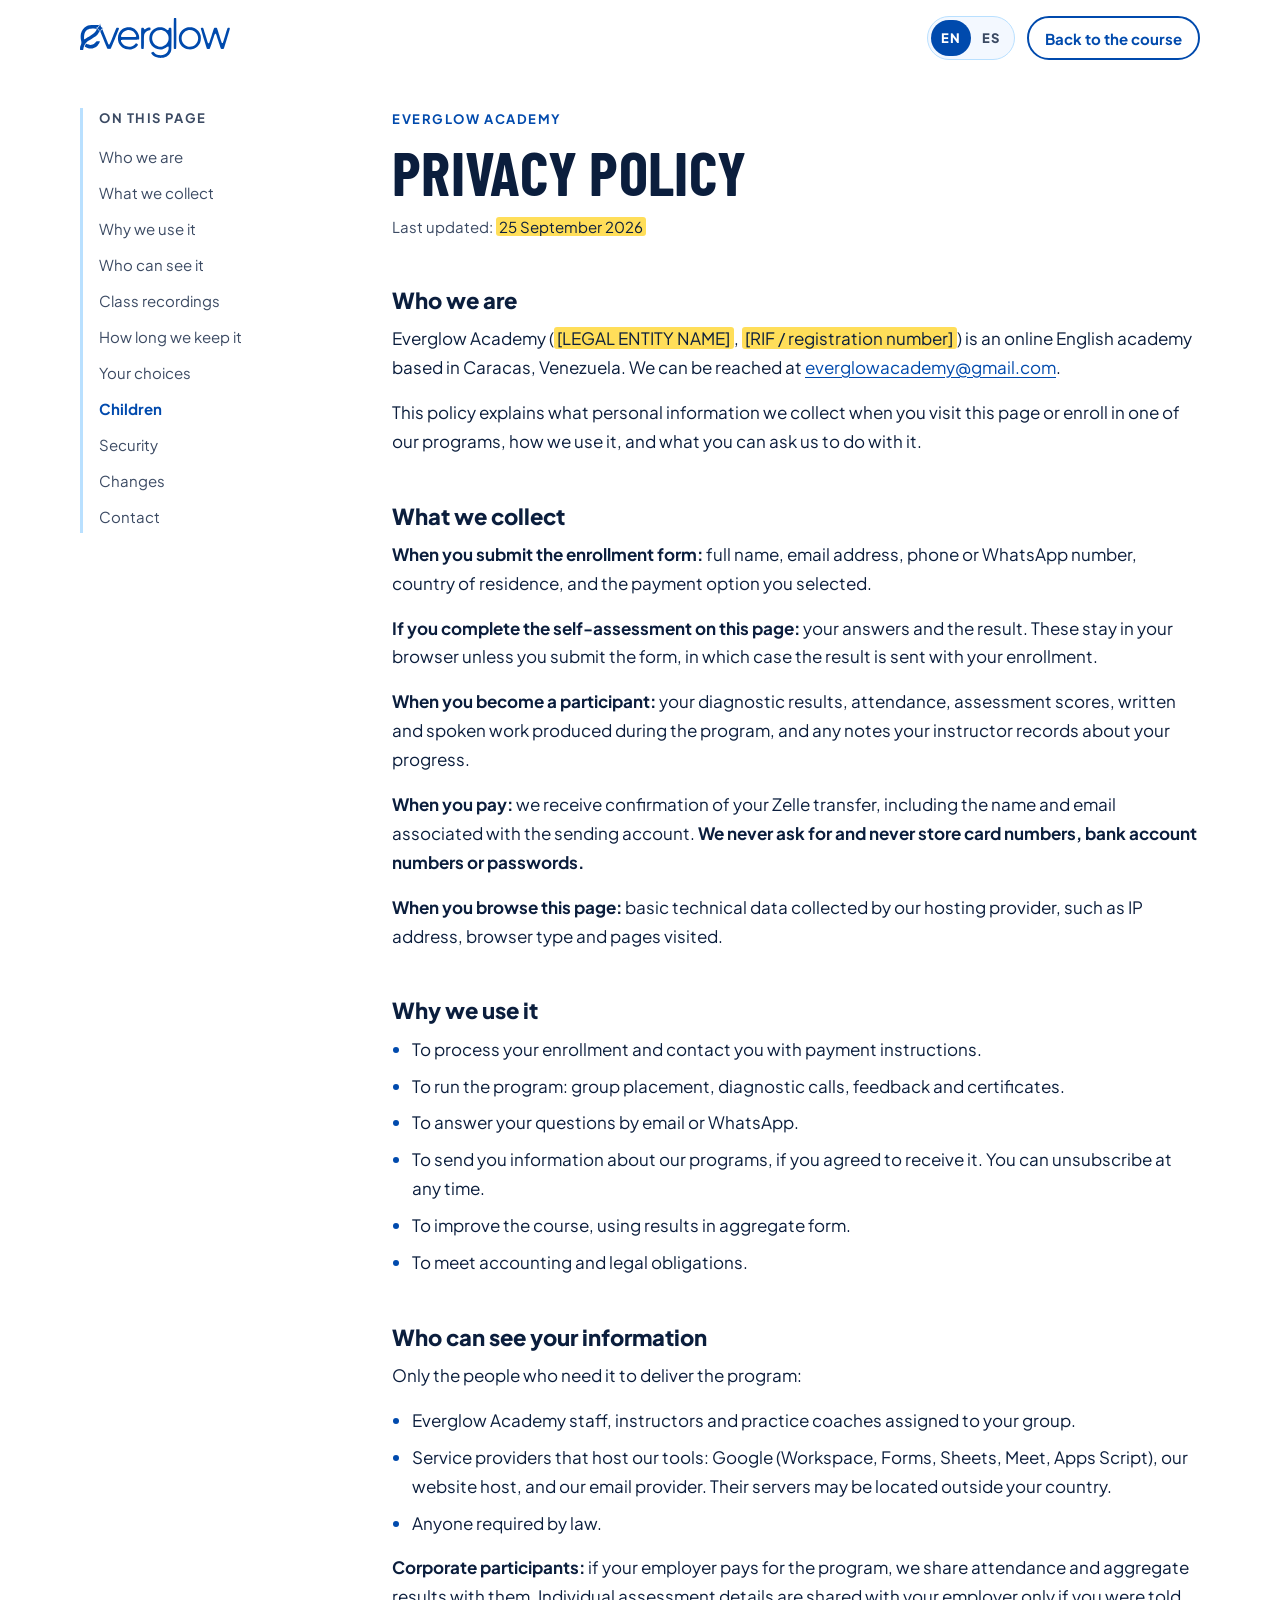
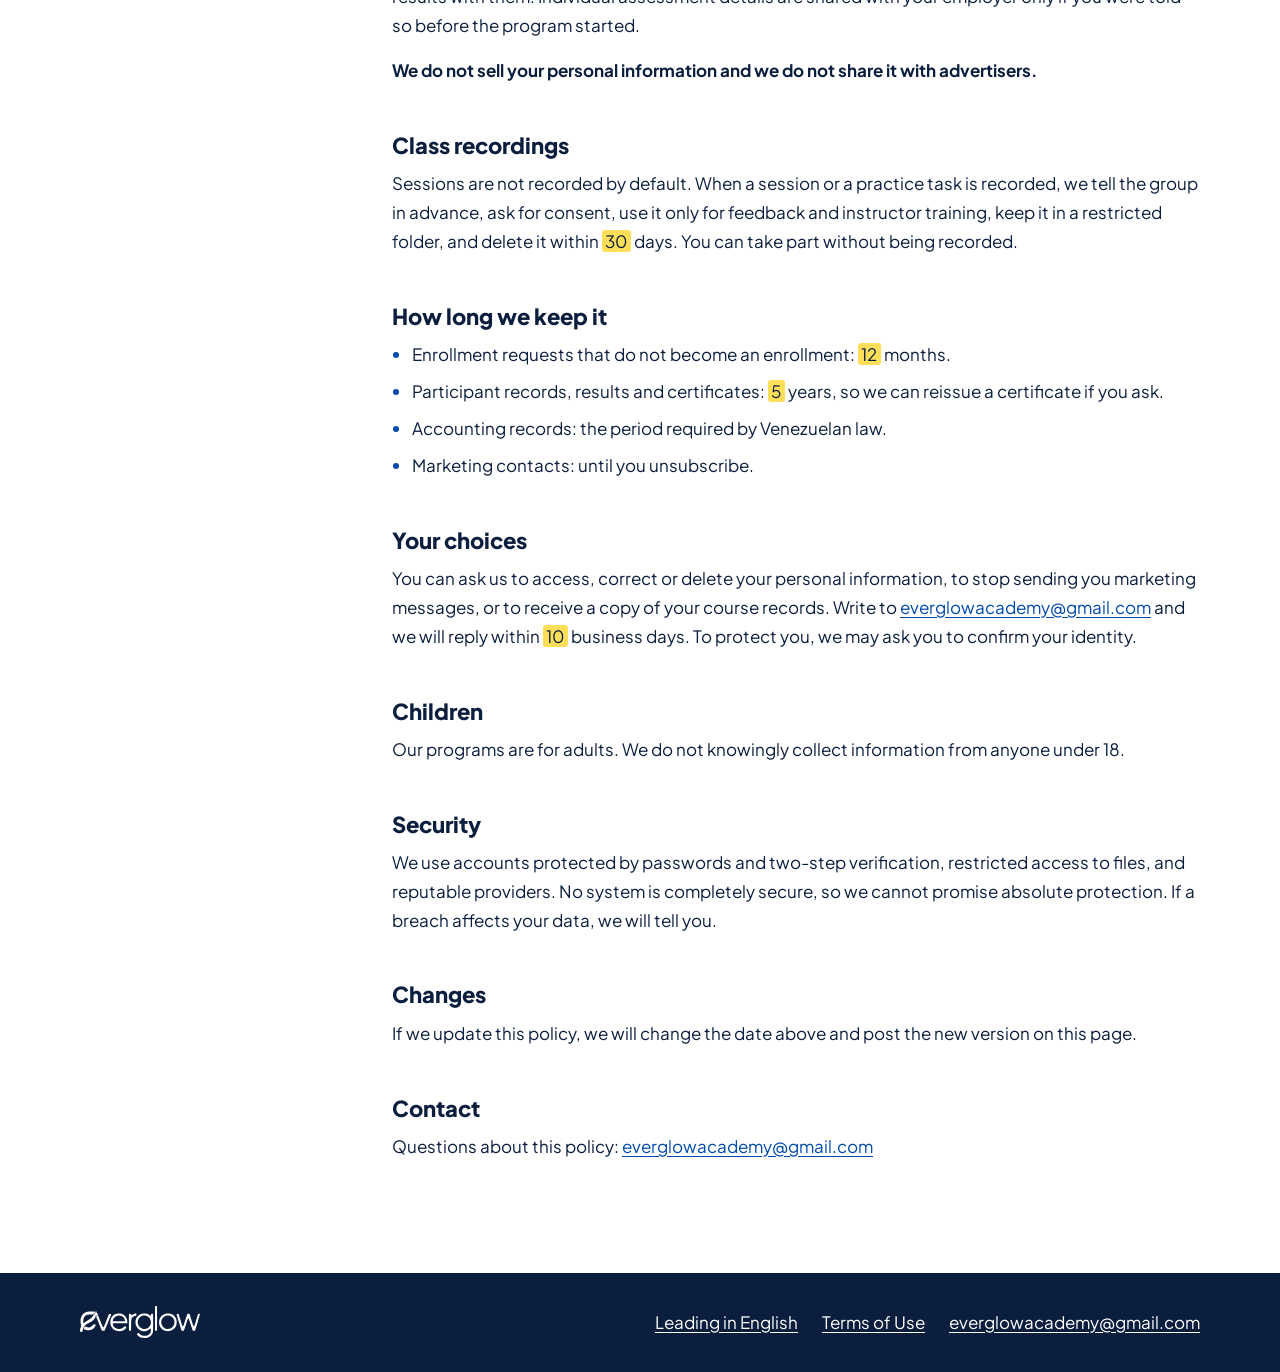
<file: site/privacy.html>
<!doctype html>
<html lang="en">
<head>
  <meta charset="utf-8">
  <meta name="viewport" content="width=device-width, initial-scale=1">
  <title>Privacy Policy — Everglow Academy</title>
  <meta name="description" content="How Everglow Academy collects, uses and protects your personal information.">
  <link rel="icon" href="favicon.svg" type="image/svg+xml">
  <link rel="preload" href="fonts/plus-jakarta-sans-latin-400-normal.woff2" as="font" type="font/woff2" crossorigin>
  <link rel="stylesheet" href="css/tokens.css">
  <link rel="stylesheet" href="css/main.css">
  <script>
    (function () {
      var d = document.documentElement, l = null;
      d.classList.add("js");
      try { l = new URLSearchParams(location.search).get("lang") || localStorage.getItem("eg-lang"); } catch (e) {}
      if (!l) l = (navigator.language || "").slice(0, 2) === "es" ? "es" : "en";
      if (l === "es") { d.lang = "es"; d.classList.add("i18n-pending"); setTimeout(function () { d.classList.remove("i18n-pending"); }, 1200); }
    })();
  </script>
  <script type="module" src="js/legal.js"></script>
</head>
<body class="legal-page">
  <!-- Texto legal: borrador revisado por la academia. Lo resaltado en amarillo (.todo) son
       decisiones pendientes: cámbialas y quita la clase "todo" (ver PENDIENTES.md). -->
  <header class="site-header">
    <div class="wrap site-header__inner">
      <a class="brand" href="index.html"><img src="assets/logos/everglow.svg" alt="Everglow Academy" width="859" height="227"></a>
      <div class="site-header__end">
        <div class="lang" role="group" aria-label="Language">
          <button type="button" data-set-lang="en" aria-pressed="true"><span aria-hidden="true">EN</span><span class="sr-only">English</span></button>
          <button type="button" data-set-lang="es" aria-pressed="false"><span aria-hidden="true">ES</span><span class="sr-only">Español</span></button>
        </div>
        <a class="btn btn--ghost btn--small" href="index.html" data-lang-text='{"en":"Back to the course","es":"Volver al curso"}'>Back to the course</a>
      </div>
    </div>
  </header>

  <main id="main">
    <!-- ===================== ENGLISH ===================== -->
    <div class="wrap legal" data-lang-block="en" lang="en">
      <nav class="legal__toc" aria-label="On this page">
        <p class="legal__toc-title">On this page</p>
        <ol>
          <li><a href="#who">Who we are</a></li>
          <li><a href="#collect">What we collect</a></li>
          <li><a href="#use">Why we use it</a></li>
          <li><a href="#share">Who can see it</a></li>
          <li><a href="#recordings">Class recordings</a></li>
          <li><a href="#retention">How long we keep it</a></li>
          <li><a href="#choices">Your choices</a></li>
          <li><a href="#children">Children</a></li>
          <li><a href="#security">Security</a></li>
          <li><a href="#changes">Changes</a></li>
          <li><a href="#contact">Contact</a></li>
        </ol>
      </nav>
      <article class="legal__body">
        <p class="eyebrow">Everglow Academy</p>
        <h1 class="section__title">Privacy Policy</h1>
        <p class="legal__date">Last updated: <span class="todo">25 September 2026</span></p>

        <h2 id="who">Who we are</h2>
        <p>Everglow Academy (<span class="todo">[LEGAL ENTITY NAME]</span>, <span class="todo">[RIF / registration number]</span>) is an online English academy based in Caracas, Venezuela. We can be reached at <a href="mailto:everglowacademy@gmail.com">everglowacademy@gmail.com</a>.</p>
        <p>This policy explains what personal information we collect when you visit this page or enroll in one of our programs, how we use it, and what you can ask us to do with it.</p>

        <h2 id="collect">What we collect</h2>
        <p><b>When you submit the enrollment form:</b> full name, email address, phone or WhatsApp number, country of residence, and the payment option you selected.</p>
        <p><b>If you complete the self-assessment on this page:</b> your answers and the result. These stay in your browser unless you submit the form, in which case the result is sent with your enrollment.</p>
        <p><b>When you become a participant:</b> your diagnostic results, attendance, assessment scores, written and spoken work produced during the program, and any notes your instructor records about your progress.</p>
        <p><b>When you pay:</b> we receive confirmation of your Zelle transfer, including the name and email associated with the sending account. <b>We never ask for and never store card numbers, bank account numbers or passwords.</b></p>
        <p><b>When you browse this page:</b> basic technical data collected by our hosting provider, such as IP address, browser type and pages visited.</p>

        <h2 id="use">Why we use it</h2>
        <ul>
          <li>To process your enrollment and contact you with payment instructions.</li>
          <li>To run the program: group placement, diagnostic calls, feedback and certificates.</li>
          <li>To answer your questions by email or WhatsApp.</li>
          <li>To send you information about our programs, if you agreed to receive it. You can unsubscribe at any time.</li>
          <li>To improve the course, using results in aggregate form.</li>
          <li>To meet accounting and legal obligations.</li>
        </ul>

        <h2 id="share">Who can see your information</h2>
        <p>Only the people who need it to deliver the program:</p>
        <ul>
          <li>Everglow Academy staff, instructors and practice coaches assigned to your group.</li>
          <li>Service providers that host our tools: Google (Workspace, Forms, Sheets, Meet, Apps Script), our website host, and our email provider. Their servers may be located outside your country.</li>
          <li>Anyone required by law.</li>
        </ul>
        <p><b>Corporate participants:</b> if your employer pays for the program, we share attendance and aggregate results with them. Individual assessment details are shared with your employer only if you were told so before the program started.</p>
        <p><b>We do not sell your personal information and we do not share it with advertisers.</b></p>

        <h2 id="recordings">Class recordings</h2>
        <p>Sessions are not recorded by default. When a session or a practice task is recorded, we tell the group in advance, ask for consent, use it only for feedback and instructor training, keep it in a restricted folder, and delete it within <span class="todo">30</span> days. You can take part without being recorded.</p>

        <h2 id="retention">How long we keep it</h2>
        <ul>
          <li>Enrollment requests that do not become an enrollment: <span class="todo">12</span> months.</li>
          <li>Participant records, results and certificates: <span class="todo">5</span> years, so we can reissue a certificate if you ask.</li>
          <li>Accounting records: the period required by Venezuelan law.</li>
          <li>Marketing contacts: until you unsubscribe.</li>
        </ul>

        <h2 id="choices">Your choices</h2>
        <p>You can ask us to access, correct or delete your personal information, to stop sending you marketing messages, or to receive a copy of your course records. Write to <a href="mailto:everglowacademy@gmail.com">everglowacademy@gmail.com</a> and we will reply within <span class="todo">10</span> business days. To protect you, we may ask you to confirm your identity.</p>

        <h2 id="children">Children</h2>
        <p>Our programs are for adults. We do not knowingly collect information from anyone under 18.</p>

        <h2 id="security">Security</h2>
        <p>We use accounts protected by passwords and two-step verification, restricted access to files, and reputable providers. No system is completely secure, so we cannot promise absolute protection. If a breach affects your data, we will tell you.</p>

        <h2 id="changes">Changes</h2>
        <p>If we update this policy, we will change the date above and post the new version on this page.</p>

        <h2 id="contact">Contact</h2>
        <p>Questions about this policy: <a href="mailto:everglowacademy@gmail.com">everglowacademy@gmail.com</a></p>
      </article>
    </div>

    <!-- ===================== ESPAÑOL ===================== -->
    <div class="wrap legal" data-lang-block="es" lang="es" hidden>
      <nav class="legal__toc" aria-label="En esta página">
        <p class="legal__toc-title">En esta página</p>
        <ol>
          <li><a href="#es-who">Quiénes somos</a></li>
          <li><a href="#es-collect">Qué datos recogemos</a></li>
          <li><a href="#es-use">Para qué los usamos</a></li>
          <li><a href="#es-share">Quién puede verlos</a></li>
          <li><a href="#es-recordings">Grabaciones de clase</a></li>
          <li><a href="#es-retention">Cuánto tiempo los guardamos</a></li>
          <li><a href="#es-choices">Tus opciones</a></li>
          <li><a href="#es-children">Menores de edad</a></li>
          <li><a href="#es-security">Seguridad</a></li>
          <li><a href="#es-changes">Cambios</a></li>
          <li><a href="#es-contact">Contacto</a></li>
        </ol>
      </nav>
      <article class="legal__body">
        <p class="eyebrow">Everglow Academy</p>
        <h1 class="section__title">Política de privacidad</h1>
        <p class="legal__date">Última actualización: <span class="todo">25 de septiembre de 2026</span></p>

        <h2 id="es-who">Quiénes somos</h2>
        <p>Everglow Academy (<span class="todo">[RAZÓN SOCIAL]</span>, <span class="todo">[RIF / número de registro]</span>) es una academia de inglés en línea con sede en Caracas, Venezuela. Puedes escribirnos a <a href="mailto:everglowacademy@gmail.com">everglowacademy@gmail.com</a>.</p>
        <p>Esta política explica qué datos personales recogemos cuando visitas esta página o te inscribes en uno de nuestros programas, cómo los usamos y qué puedes pedirnos que hagamos con ellos.</p>

        <h2 id="es-collect">Qué datos recogemos</h2>
        <p><b>Cuando envías el formulario de inscripción:</b> nombre completo, correo electrónico, número de teléfono o WhatsApp, país de residencia y la forma de pago que elegiste.</p>
        <p><b>Si completas el autodiagnóstico de esta página:</b> tus respuestas y el resultado. Se quedan en tu navegador, salvo que envíes el formulario; en ese caso, el resultado se envía con tu inscripción.</p>
        <p><b>Cuando te conviertes en participante:</b> tus resultados diagnósticos, asistencia, calificaciones, los trabajos escritos y orales que produzcas durante el programa y las notas que tu instructor registre sobre tu progreso.</p>
        <p><b>Cuando pagas:</b> recibimos la confirmación de tu transferencia por Zelle, incluido el nombre y el correo asociados a la cuenta que envía. <b>Nunca pedimos ni guardamos números de tarjeta, números de cuenta bancaria ni contraseñas.</b></p>
        <p><b>Cuando navegas esta página:</b> datos técnicos básicos que recoge nuestro proveedor de alojamiento, como la dirección IP, el tipo de navegador y las páginas visitadas.</p>

        <h2 id="es-use">Para qué los usamos</h2>
        <ul>
          <li>Para procesar tu inscripción y enviarte las instrucciones de pago.</li>
          <li>Para desarrollar el programa: asignación de grupo, llamadas diagnósticas, feedback y certificados.</li>
          <li>Para responder tus preguntas por correo o WhatsApp.</li>
          <li>Para enviarte información sobre nuestros programas, si aceptaste recibirla. Puedes darte de baja cuando quieras.</li>
          <li>Para mejorar el curso, usando los resultados de forma agregada.</li>
          <li>Para cumplir obligaciones contables y legales.</li>
        </ul>

        <h2 id="es-share">Quién puede ver tus datos</h2>
        <p>Solo las personas que los necesitan para impartir el programa:</p>
        <ul>
          <li>El personal de Everglow Academy, los instructores y los coaches de práctica asignados a tu grupo.</li>
          <li>Los proveedores que alojan nuestras herramientas: Google (Workspace, Forms, Sheets, Meet, Apps Script), nuestro proveedor de alojamiento web y nuestro proveedor de correo. Sus servidores pueden estar fuera de tu país.</li>
          <li>Quien la ley nos obligue.</li>
        </ul>
        <p><b>Participantes corporativos:</b> si tu empleador paga el programa, compartimos con él la asistencia y los resultados agregados. Los detalles de tu evaluación individual solo se comparten con tu empleador si se te informó antes de empezar el programa.</p>
        <p><b>No vendemos tus datos personales ni los compartimos con anunciantes.</b></p>

        <h2 id="es-recordings">Grabaciones de clase</h2>
        <p>Por defecto, las sesiones no se graban. Cuando se graba una sesión o una práctica, avisamos al grupo con antelación, pedimos consentimiento, la usamos solo para dar feedback y formar instructores, la guardamos en una carpeta de acceso restringido y la eliminamos en un plazo de <span class="todo">30</span> días. Puedes participar sin ser grabado.</p>

        <h2 id="es-retention">Cuánto tiempo los guardamos</h2>
        <ul>
          <li>Solicitudes de inscripción que no se concretan: <span class="todo">12</span> meses.</li>
          <li>Expedientes, resultados y certificados de participantes: <span class="todo">5</span> años, para poder reemitir un certificado si lo pides.</li>
          <li>Registros contables: el plazo que exija la ley venezolana.</li>
          <li>Contactos de marketing: hasta que te des de baja.</li>
        </ul>

        <h2 id="es-choices">Tus opciones</h2>
        <p>Puedes pedirnos acceder, corregir o eliminar tus datos personales, dejar de recibir mensajes de marketing o recibir una copia de tus registros del curso. Escríbenos a <a href="mailto:everglowacademy@gmail.com">everglowacademy@gmail.com</a> y te responderemos en un plazo de <span class="todo">10</span> días hábiles. Para protegerte, podemos pedirte que confirmes tu identidad.</p>

        <h2 id="es-children">Menores de edad</h2>
        <p>Nuestros programas son para adultos. No recogemos a sabiendas datos de menores de 18 años.</p>

        <h2 id="es-security">Seguridad</h2>
        <p>Usamos cuentas protegidas con contraseña y verificación en dos pasos, acceso restringido a los archivos y proveedores reconocidos. Ningún sistema es completamente seguro, así que no podemos prometer una protección absoluta. Si una filtración afecta tus datos, te lo diremos.</p>

        <h2 id="es-changes">Cambios</h2>
        <p>Si actualizamos esta política, cambiaremos la fecha de arriba y publicaremos la nueva versión en esta página.</p>

        <h2 id="es-contact">Contacto</h2>
        <p>Preguntas sobre esta política: <a href="mailto:everglowacademy@gmail.com">everglowacademy@gmail.com</a></p>
      </article>
    </div>
  </main>

  <footer class="site-footer site-footer--slim">
    <div class="wrap footer__row">
      <img class="footer__logo" src="assets/logos/everglow-white.svg" alt="Everglow Academy" width="859" height="227" loading="lazy">
      <ul class="footer__links footer__links--row">
        <li><a href="index.html" data-lang-text='{"en":"Leading in English","es":"Leading in English"}'>Leading in English</a></li>
        <li><a href="terms.html" data-lang-text='{"en":"Terms of Use","es":"Términos de uso"}'>Terms of Use</a></li>
        <li><a href="mailto:everglowacademy@gmail.com">everglowacademy@gmail.com</a></li>
      </ul>
    </div>
  </footer>
</body>
</html>
</file>
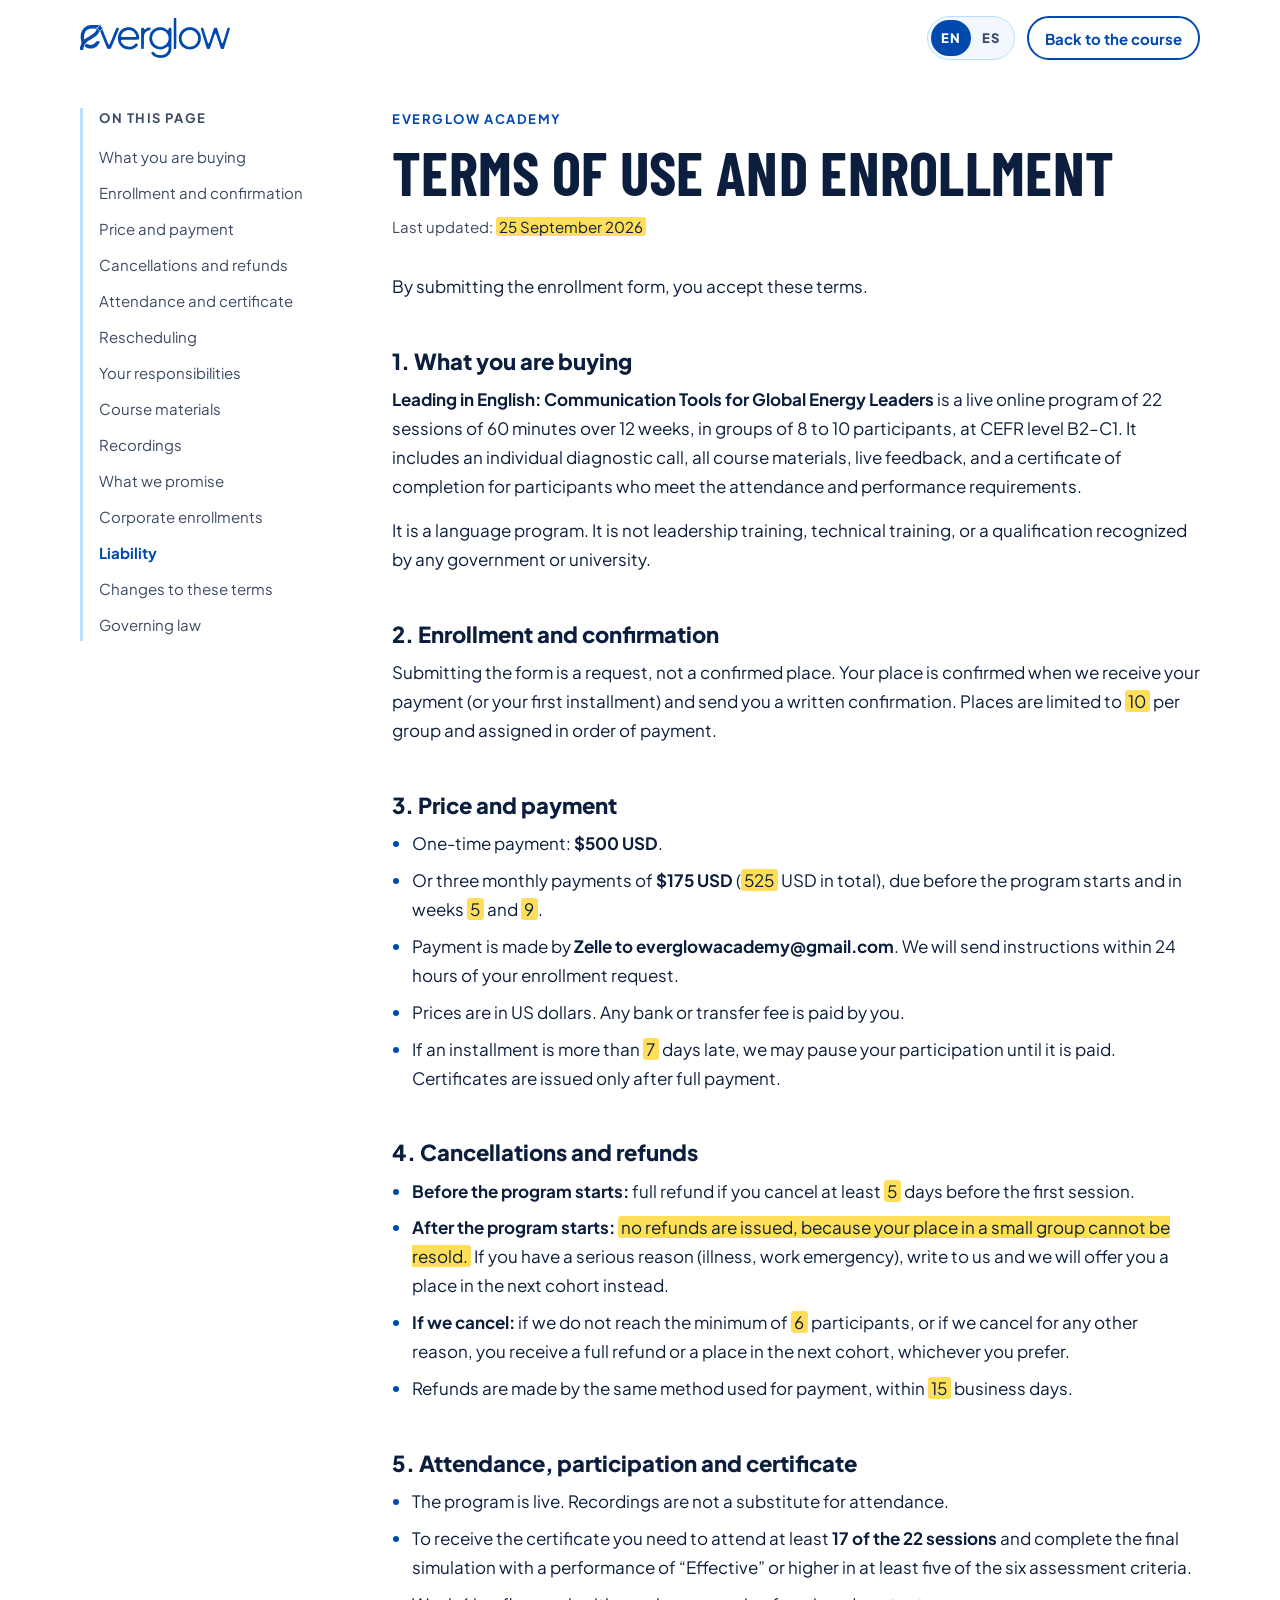
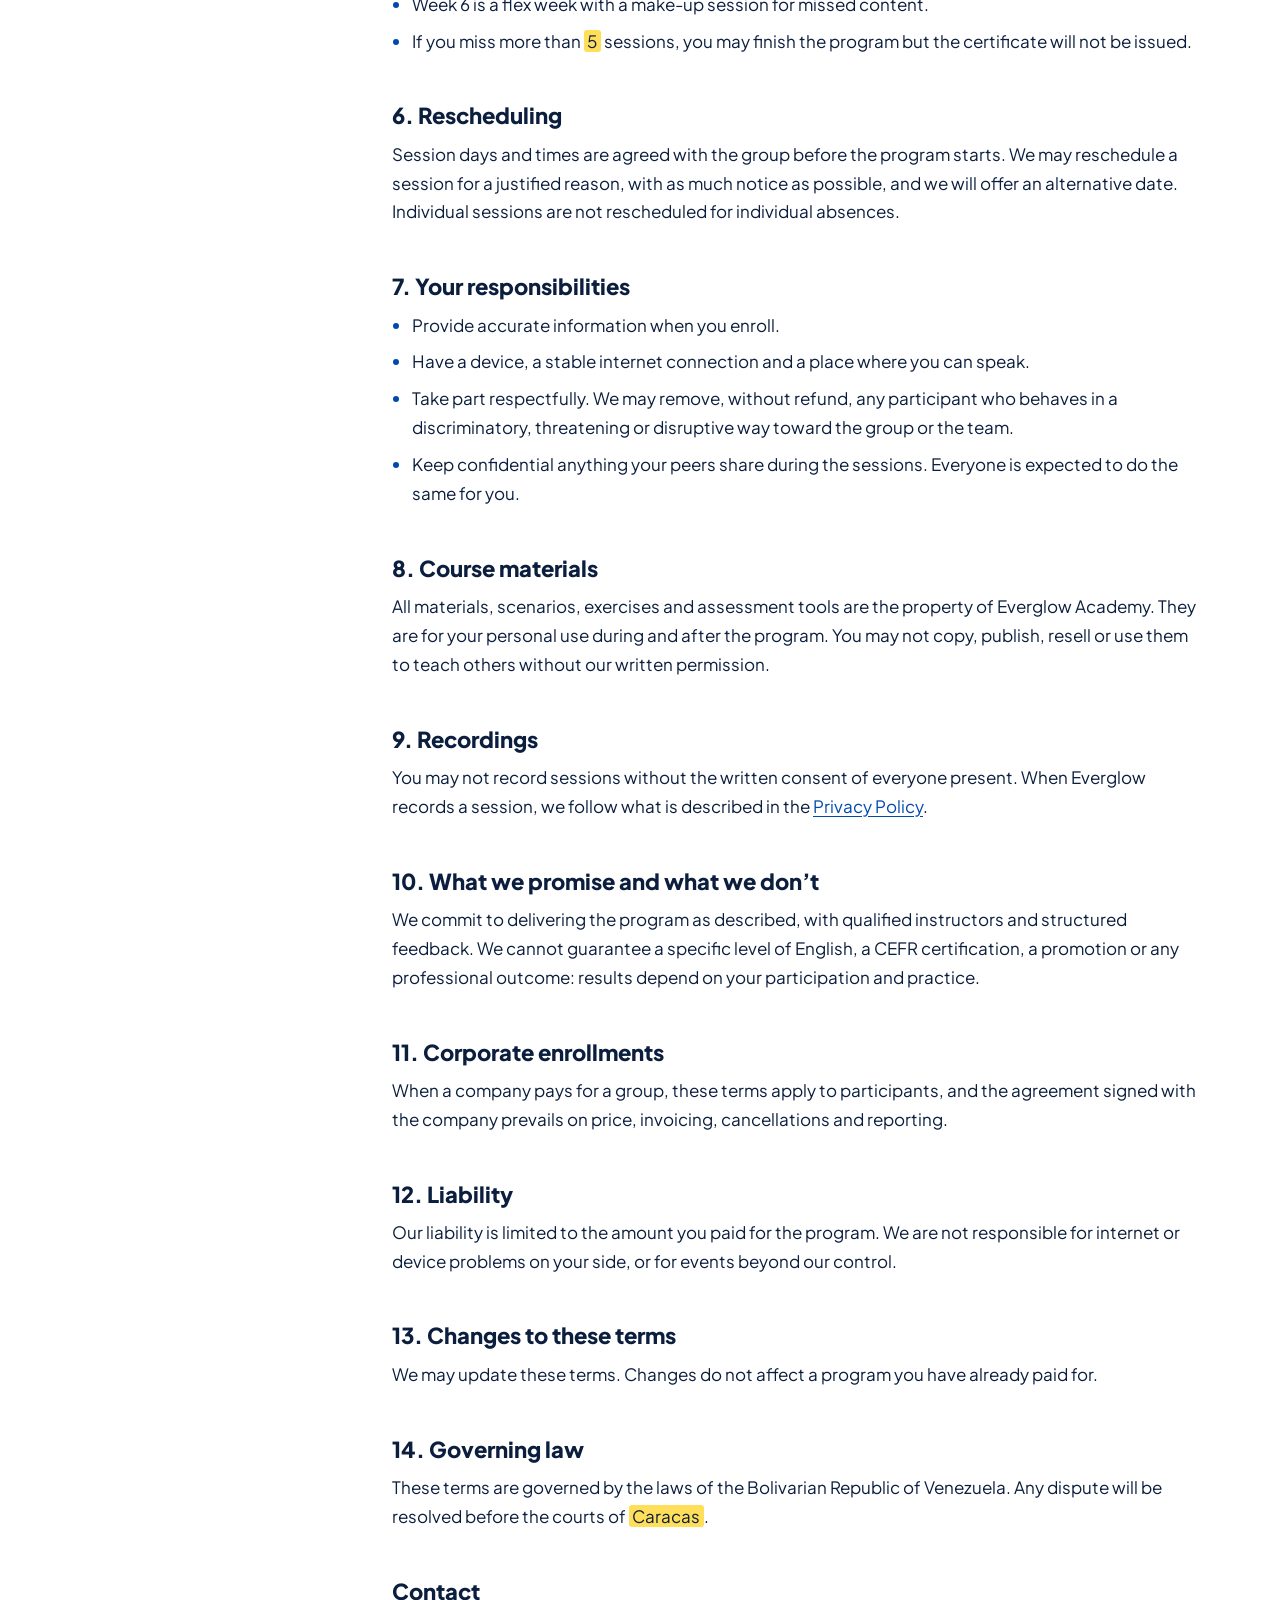
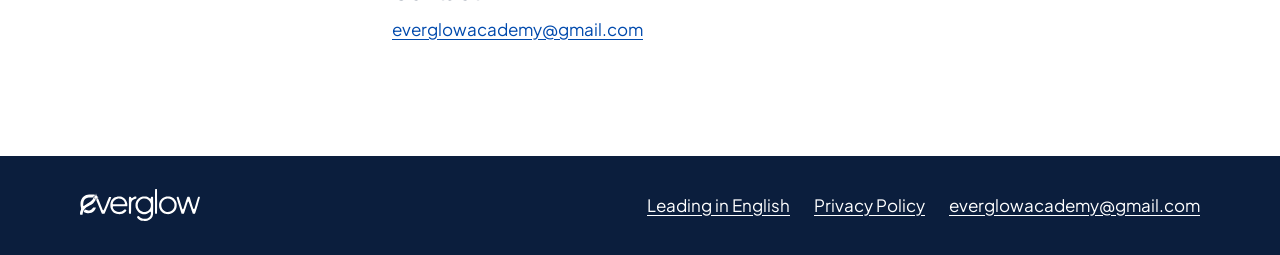
<file: site/terms.html>
<!doctype html>
<html lang="en">
<head>
  <meta charset="utf-8">
  <meta name="viewport" content="width=device-width, initial-scale=1">
  <title>Terms of Use — Everglow Academy</title>
  <meta name="description" content="Terms of use and enrollment for Leading in English, by Everglow Academy.">
  <link rel="icon" href="favicon.svg" type="image/svg+xml">
  <link rel="preload" href="fonts/plus-jakarta-sans-latin-400-normal.woff2" as="font" type="font/woff2" crossorigin>
  <link rel="stylesheet" href="css/tokens.css">
  <link rel="stylesheet" href="css/main.css">
  <script>
    (function () {
      var d = document.documentElement, l = null;
      d.classList.add("js");
      try { l = new URLSearchParams(location.search).get("lang") || localStorage.getItem("eg-lang"); } catch (e) {}
      if (!l) l = (navigator.language || "").slice(0, 2) === "es" ? "es" : "en";
      if (l === "es") { d.lang = "es"; d.classList.add("i18n-pending"); setTimeout(function () { d.classList.remove("i18n-pending"); }, 1200); }
    })();
  </script>
  <script type="module" src="js/legal.js"></script>
</head>
<body class="legal-page">
  <!-- Texto legal: borrador revisado por la academia. Lo resaltado en amarillo (.todo) son
       decisiones pendientes: cámbialas y quita la clase "todo" (ver PENDIENTES.md).
       Si cambias el texto, actualiza TERMS_VERSION en js/config.js. -->
  <header class="site-header">
    <div class="wrap site-header__inner">
      <a class="brand" href="index.html"><img src="assets/logos/everglow.svg" alt="Everglow Academy" width="859" height="227"></a>
      <div class="site-header__end">
        <div class="lang" role="group" aria-label="Language">
          <button type="button" data-set-lang="en" aria-pressed="true"><span aria-hidden="true">EN</span><span class="sr-only">English</span></button>
          <button type="button" data-set-lang="es" aria-pressed="false"><span aria-hidden="true">ES</span><span class="sr-only">Español</span></button>
        </div>
        <a class="btn btn--ghost btn--small" href="index.html" data-lang-text='{"en":"Back to the course","es":"Volver al curso"}'>Back to the course</a>
      </div>
    </div>
  </header>

  <main id="main">
    <!-- ===================== ENGLISH ===================== -->
    <div class="wrap legal" data-lang-block="en" lang="en">
      <nav class="legal__toc" aria-label="On this page">
        <p class="legal__toc-title">On this page</p>
        <ol>
          <li><a href="#what">What you are buying</a></li>
          <li><a href="#enrollment">Enrollment and confirmation</a></li>
          <li><a href="#price">Price and payment</a></li>
          <li><a href="#refunds">Cancellations and refunds</a></li>
          <li><a href="#attendance">Attendance and certificate</a></li>
          <li><a href="#rescheduling">Rescheduling</a></li>
          <li><a href="#responsibilities">Your responsibilities</a></li>
          <li><a href="#materials">Course materials</a></li>
          <li><a href="#recordings">Recordings</a></li>
          <li><a href="#promise">What we promise</a></li>
          <li><a href="#corporate">Corporate enrollments</a></li>
          <li><a href="#liability">Liability</a></li>
          <li><a href="#changes">Changes to these terms</a></li>
          <li><a href="#law">Governing law</a></li>
        </ol>
      </nav>
      <article class="legal__body">
        <p class="eyebrow">Everglow Academy</p>
        <h1 class="section__title">Terms of Use and Enrollment</h1>
        <p class="legal__date">Last updated: <span class="todo">25 September 2026</span></p>
        <p>By submitting the enrollment form, you accept these terms.</p>

        <h2 id="what">1. What you are buying</h2>
        <p><b>Leading in English: Communication Tools for Global Energy Leaders</b> is a live online program of 22 sessions of 60 minutes over 12 weeks, in groups of 8 to 10 participants, at CEFR level B2–C1. It includes an individual diagnostic call, all course materials, live feedback, and a certificate of completion for participants who meet the attendance and performance requirements.</p>
        <p>It is a language program. It is not leadership training, technical training, or a qualification recognized by any government or university.</p>

        <h2 id="enrollment">2. Enrollment and confirmation</h2>
        <p>Submitting the form is a request, not a confirmed place. Your place is confirmed when we receive your payment (or your first installment) and send you a written confirmation. Places are limited to <span class="todo">10</span> per group and assigned in order of payment.</p>

        <h2 id="price">3. Price and payment</h2>
        <ul>
          <li>One-time payment: <b>$500 USD</b>.</li>
          <li>Or three monthly payments of <b>$175 USD</b> (<span class="todo">525</span> USD in total), due before the program starts and in weeks <span class="todo">5</span> and <span class="todo">9</span>.</li>
          <li>Payment is made by <b>Zelle to everglowacademy@gmail.com</b>. We will send instructions within 24 hours of your enrollment request.</li>
          <li>Prices are in US dollars. Any bank or transfer fee is paid by you.</li>
          <li>If an installment is more than <span class="todo">7</span> days late, we may pause your participation until it is paid. Certificates are issued only after full payment.</li>
        </ul>

        <h2 id="refunds">4. Cancellations and refunds</h2>
        <ul>
          <li><b>Before the program starts:</b> full refund if you cancel at least <span class="todo">5</span> days before the first session.</li>
          <li><b>After the program starts:</b> <span class="todo">no refunds are issued, because your place in a small group cannot be resold.</span> If you have a serious reason (illness, work emergency), write to us and we will offer you a place in the next cohort instead.</li>
          <li><b>If we cancel:</b> if we do not reach the minimum of <span class="todo">6</span> participants, or if we cancel for any other reason, you receive a full refund or a place in the next cohort, whichever you prefer.</li>
          <li>Refunds are made by the same method used for payment, within <span class="todo">15</span> business days.</li>
        </ul>

        <h2 id="attendance">5. Attendance, participation and certificate</h2>
        <ul>
          <li>The program is live. Recordings are not a substitute for attendance.</li>
          <li>To receive the certificate you need to attend at least <b>17 of the 22 sessions</b> and complete the final simulation with a performance of “Effective” or higher in at least five of the six assessment criteria.</li>
          <li>Week 6 is a flex week with a make-up session for missed content.</li>
          <li>If you miss more than <span class="todo">5</span> sessions, you may finish the program but the certificate will not be issued.</li>
        </ul>

        <h2 id="rescheduling">6. Rescheduling</h2>
        <p>Session days and times are agreed with the group before the program starts. We may reschedule a session for a justified reason, with as much notice as possible, and we will offer an alternative date. Individual sessions are not rescheduled for individual absences.</p>

        <h2 id="responsibilities">7. Your responsibilities</h2>
        <ul>
          <li>Provide accurate information when you enroll.</li>
          <li>Have a device, a stable internet connection and a place where you can speak.</li>
          <li>Take part respectfully. We may remove, without refund, any participant who behaves in a discriminatory, threatening or disruptive way toward the group or the team.</li>
          <li>Keep confidential anything your peers share during the sessions. Everyone is expected to do the same for you.</li>
        </ul>

        <h2 id="materials">8. Course materials</h2>
        <p>All materials, scenarios, exercises and assessment tools are the property of Everglow Academy. They are for your personal use during and after the program. You may not copy, publish, resell or use them to teach others without our written permission.</p>

        <h2 id="recordings">9. Recordings</h2>
        <p>You may not record sessions without the written consent of everyone present. When Everglow records a session, we follow what is described in the <a href="privacy.html#recordings">Privacy Policy</a>.</p>

        <h2 id="promise">10. What we promise and what we don’t</h2>
        <p>We commit to delivering the program as described, with qualified instructors and structured feedback. We cannot guarantee a specific level of English, a CEFR certification, a promotion or any professional outcome: results depend on your participation and practice.</p>

        <h2 id="corporate">11. Corporate enrollments</h2>
        <p>When a company pays for a group, these terms apply to participants, and the agreement signed with the company prevails on price, invoicing, cancellations and reporting.</p>

        <h2 id="liability">12. Liability</h2>
        <p>Our liability is limited to the amount you paid for the program. We are not responsible for internet or device problems on your side, or for events beyond our control.</p>

        <h2 id="changes">13. Changes to these terms</h2>
        <p>We may update these terms. Changes do not affect a program you have already paid for.</p>

        <h2 id="law">14. Governing law</h2>
        <p>These terms are governed by the laws of the Bolivarian Republic of Venezuela. Any dispute will be resolved before the courts of <span class="todo">Caracas</span>.</p>

        <h2 id="contact">Contact</h2>
        <p><a href="mailto:everglowacademy@gmail.com">everglowacademy@gmail.com</a></p>
      </article>
    </div>

    <!-- ===================== ESPAÑOL ===================== -->
    <div class="wrap legal" data-lang-block="es" lang="es" hidden>
      <nav class="legal__toc" aria-label="En esta página">
        <p class="legal__toc-title">En esta página</p>
        <ol>
          <li><a href="#es-what">Qué estás comprando</a></li>
          <li><a href="#es-enrollment">Inscripción y confirmación</a></li>
          <li><a href="#es-price">Precio y pago</a></li>
          <li><a href="#es-refunds">Cancelaciones y reembolsos</a></li>
          <li><a href="#es-attendance">Asistencia y certificado</a></li>
          <li><a href="#es-rescheduling">Cambios de horario</a></li>
          <li><a href="#es-responsibilities">Tus responsabilidades</a></li>
          <li><a href="#es-materials">Materiales del curso</a></li>
          <li><a href="#es-recordings">Grabaciones</a></li>
          <li><a href="#es-promise">Qué prometemos</a></li>
          <li><a href="#es-corporate">Inscripciones corporativas</a></li>
          <li><a href="#es-liability">Responsabilidad</a></li>
          <li><a href="#es-changes">Cambios en estos términos</a></li>
          <li><a href="#es-law">Ley aplicable</a></li>
        </ol>
      </nav>
      <article class="legal__body">
        <p class="eyebrow">Everglow Academy</p>
        <h1 class="section__title">Términos de uso e inscripción</h1>
        <p class="legal__date">Última actualización: <span class="todo">25 de septiembre de 2026</span></p>
        <p>Al enviar el formulario de inscripción, aceptas estos términos.</p>

        <h2 id="es-what">1. Qué estás comprando</h2>
        <p><b>Leading in English: Communication Tools for Global Energy Leaders</b> es un programa en línea y en vivo de 22 sesiones de 60 minutos a lo largo de 12 semanas, en grupos de 8 a 10 participantes, de nivel MCER B2–C1. Incluye una llamada diagnóstica individual, todos los materiales del curso, feedback en vivo y un certificado de finalización para quienes cumplan los requisitos de asistencia y desempeño.</p>
        <p>Es un programa de idioma. No es una formación en liderazgo, ni una formación técnica, ni una titulación reconocida por ningún gobierno o universidad.</p>

        <h2 id="es-enrollment">2. Inscripción y confirmación</h2>
        <p>Enviar el formulario es una solicitud, no un cupo confirmado. Tu cupo queda confirmado cuando recibimos tu pago (o tu primera cuota) y te enviamos una confirmación por escrito. Los cupos están limitados a <span class="todo">10</span> por grupo y se asignan por orden de pago.</p>

        <h2 id="es-price">3. Precio y pago</h2>
        <ul>
          <li>Pago único: <b>$500 USD</b>.</li>
          <li>O tres pagos mensuales de <b>$175 USD</b> (<span class="todo">525</span> USD en total), que vencen antes de que empiece el programa y en las semanas <span class="todo">5</span> y <span class="todo">9</span>.</li>
          <li>El pago se hace por <b>Zelle a everglowacademy@gmail.com</b>. Te enviaremos las instrucciones en un plazo de 24 horas desde tu solicitud de inscripción.</li>
          <li>Los precios están en dólares estadounidenses. Cualquier comisión bancaria o de transferencia corre por tu cuenta.</li>
          <li>Si una cuota se retrasa más de <span class="todo">7</span> días, podemos pausar tu participación hasta que se pague. Los certificados se emiten solo después del pago completo.</li>
        </ul>

        <h2 id="es-refunds">4. Cancelaciones y reembolsos</h2>
        <ul>
          <li><b>Antes de que empiece el programa:</b> reembolso total si cancelas al menos <span class="todo">5</span> días antes de la primera sesión.</li>
          <li><b>Después de que empiece el programa:</b> <span class="todo">no se hacen reembolsos, porque tu cupo en un grupo pequeño no se puede revender.</span> Si tienes un motivo serio (enfermedad, emergencia laboral), escríbenos y te ofreceremos un cupo en la siguiente cohorte.</li>
          <li><b>Si nosotros cancelamos:</b> si no alcanzamos el mínimo de <span class="todo">6</span> participantes, o si cancelamos por cualquier otro motivo, recibes el reembolso total o un cupo en la siguiente cohorte, lo que prefieras.</li>
          <li>Los reembolsos se hacen por el mismo medio de pago, en un plazo de <span class="todo">15</span> días hábiles.</li>
        </ul>

        <h2 id="es-attendance">5. Asistencia, participación y certificado</h2>
        <ul>
          <li>El programa es en vivo. Las grabaciones no sustituyen la asistencia.</li>
          <li>Para recibir el certificado necesitas asistir al menos a <b>17 de las 22 sesiones</b> y completar la simulación final con un desempeño de “Effective” o superior en al menos cinco de los seis criterios de evaluación.</li>
          <li>La semana 6 es una semana flexible, con una sesión de recuperación del contenido perdido.</li>
          <li>Si faltas a más de <span class="todo">5</span> sesiones, puedes terminar el programa, pero no se emitirá el certificado.</li>
        </ul>

        <h2 id="es-rescheduling">6. Cambios de horario</h2>
        <p>Los días y horarios de las sesiones se acuerdan con el grupo antes de empezar el programa. Podemos reprogramar una sesión por un motivo justificado, con el mayor aviso posible, y ofreceremos una fecha alternativa. Las sesiones no se reprograman por ausencias individuales.</p>

        <h2 id="es-responsibilities">7. Tus responsabilidades</h2>
        <ul>
          <li>Dar información correcta al inscribirte.</li>
          <li>Tener un dispositivo, una conexión a internet estable y un lugar donde puedas hablar.</li>
          <li>Participar con respeto. Podemos retirar, sin reembolso, a cualquier participante que se comporte de forma discriminatoria, amenazante o disruptiva con el grupo o con el equipo.</li>
          <li>Mantener la confidencialidad de lo que tus compañeros compartan en las sesiones. Se espera que todos hagan lo mismo contigo.</li>
        </ul>

        <h2 id="es-materials">8. Materiales del curso</h2>
        <p>Todos los materiales, escenarios, ejercicios y herramientas de evaluación son propiedad de Everglow Academy. Son para tu uso personal durante y después del programa. No puedes copiarlos, publicarlos, revenderlos ni usarlos para enseñar a otros sin nuestro permiso por escrito.</p>

        <h2 id="es-recordings">9. Grabaciones</h2>
        <p>No puedes grabar las sesiones sin el consentimiento por escrito de todas las personas presentes. Cuando Everglow graba una sesión, sigue lo descrito en la <a href="privacy.html#recordings">Política de privacidad</a>.</p>

        <h2 id="es-promise">10. Qué prometemos y qué no</h2>
        <p>Nos comprometemos a impartir el programa como se describe, con instructores cualificados y feedback estructurado. No podemos garantizar un nivel específico de inglés, una certificación MCER, un ascenso ni ningún resultado profesional: los resultados dependen de tu participación y tu práctica.</p>

        <h2 id="es-corporate">11. Inscripciones corporativas</h2>
        <p>Cuando una empresa paga por un grupo, estos términos se aplican a los participantes, y el acuerdo firmado con la empresa prevalece en cuanto a precio, facturación, cancelaciones y reportes.</p>

        <h2 id="es-liability">12. Responsabilidad</h2>
        <p>Nuestra responsabilidad se limita al monto que pagaste por el programa. No somos responsables de problemas de internet o de dispositivos de tu lado, ni de hechos fuera de nuestro control.</p>

        <h2 id="es-changes">13. Cambios en estos términos</h2>
        <p>Podemos actualizar estos términos. Los cambios no afectan a un programa que ya hayas pagado.</p>

        <h2 id="es-law">14. Ley aplicable</h2>
        <p>Estos términos se rigen por las leyes de la República Bolivariana de Venezuela. Cualquier disputa se resolverá ante los tribunales de <span class="todo">Caracas</span>.</p>

        <h2 id="es-contact">Contacto</h2>
        <p><a href="mailto:everglowacademy@gmail.com">everglowacademy@gmail.com</a></p>
      </article>
    </div>
  </main>

  <footer class="site-footer site-footer--slim">
    <div class="wrap footer__row">
      <img class="footer__logo" src="assets/logos/everglow-white.svg" alt="Everglow Academy" width="859" height="227" loading="lazy">
      <ul class="footer__links footer__links--row">
        <li><a href="index.html">Leading in English</a></li>
        <li><a href="privacy.html" data-lang-text='{"en":"Privacy Policy","es":"Política de privacidad"}'>Privacy Policy</a></li>
        <li><a href="mailto:everglowacademy@gmail.com">everglowacademy@gmail.com</a></li>
      </ul>
    </div>
  </footer>
</body>
</html>
</file>
<file: site/css/tokens.css>
/* =========================================================================
   tokens.css — ÚNICA fuente de verdad de la marca Everglow Academy.
   Cambia un valor aquí y se actualiza en toda la página.
   ========================================================================= */

/* ---------- Fuentes ----------
   Oficiales: Gilroy (texto) y Placard Next (titulares). Son fuentes comerciales:
   no se pueden descargar de Google Fonts y hay que tener la licencia web.
   Mientras tanto se usan dos equivalentes libres (licencia OFL, en /fonts):
     Gilroy       → Plus Jakarta Sans
     Placard Next → Barlow Condensed
   Para activar las oficiales:
     1. Copia los .woff2 con licencia en /fonts (p. ej. gilroy-400.woff2).
     2. Duplica un bloque @font-face de abajo y cambia font-family y url.
     3. Actualiza los <link rel="preload"> del <head> de index.html.
   Las variables --font-* ya ponen "Gilroy" y "Placard Next" primero. */
@font-face { font-family: "Plus Jakarta Sans"; font-style: normal; font-weight: 400; font-display: swap; src: url("../fonts/plus-jakarta-sans-latin-400-normal.woff2") format("woff2"); }
@font-face { font-family: "Plus Jakarta Sans"; font-style: normal; font-weight: 500; font-display: swap; src: url("../fonts/plus-jakarta-sans-latin-500-normal.woff2") format("woff2"); }
@font-face { font-family: "Plus Jakarta Sans"; font-style: normal; font-weight: 700; font-display: swap; src: url("../fonts/plus-jakarta-sans-latin-700-normal.woff2") format("woff2"); }
@font-face { font-family: "Plus Jakarta Sans"; font-style: normal; font-weight: 800; font-display: swap; src: url("../fonts/plus-jakarta-sans-latin-800-normal.woff2") format("woff2"); }
@font-face { font-family: "Barlow Condensed"; font-style: normal; font-weight: 600; font-display: swap; src: url("../fonts/barlow-condensed-latin-600-normal.woff2") format("woff2"); }
@font-face { font-family: "Barlow Condensed"; font-style: normal; font-weight: 700; font-display: swap; src: url("../fonts/barlow-condensed-latin-700-normal.woff2") format("woff2"); }

:root {
  /* ---------- Paleta oficial ---------- */
  --eg-blue: #004aad;   /* primario. Texto sobre blanco: 8.6:1 */
  --eg-sky: #2095f2;    /* acento. Sobre blanco solo 3.2:1 → NO usar para texto pequeño */
  --eg-ice: #b9e0ff;    /* fondos suaves, bordes */
  --eg-sun: #ffde59;    /* "resaltador": marca lo importante. Sobre azul 6.2:1; NUNCA como texto sobre blanco */
  --eg-grey: #d9d9d9;   /* divisores, estados inactivos */

  /* ---------- Neutros de apoyo (derivados de la paleta, no oficiales) ---------- */
  --eg-ink: #0b1e3d;     /* texto principal y la "videollamada" oscura */
  --eg-ink-2: #3b4a63;   /* texto secundario: 8.4:1 sobre blanco */
  --eg-ink-3: #5a6781;   /* texto terciario: 5.6:1 sobre blanco (mínimo AA) */
  --eg-navy: #0f2a55;    /* superficies dentro del bloque oscuro */
  --eg-white: #ffffff;
  --eg-mist: #f3f8ff;    /* fondo de sección alterno (hielo muy claro) */
  --eg-error: #b3261e;   /* errores de formulario: 6.5:1 sobre blanco */
  --eg-error-bg: #fdeceb;
  --eg-success: #1b6e3a; /* confirmaciones: 6.3:1 sobre blanco */

  /* ---------- Roles (úsalos en componentes en vez de colores sueltos) ---------- */
  --color-bg: var(--eg-white);
  --color-bg-alt: var(--eg-mist);
  --color-text: var(--eg-ink);
  --color-text-muted: var(--eg-ink-2);
  --color-primary: var(--eg-blue);
  --color-primary-hover: #003a8a;
  --color-highlight: var(--eg-sun);
  --color-line: var(--eg-grey);

  /* ---------- Tipografía ---------- */
  --font-body: "Gilroy", "Plus Jakarta Sans", "Segoe UI", system-ui, sans-serif;
  --font-display: "Placard Next", "Barlow Condensed", "Arial Narrow", sans-serif-condensed, sans-serif;

  --fs-xs: 0.8125rem;
  --fs-sm: 0.9375rem;
  --fs-md: 1.0625rem;
  --fs-lg: clamp(1.1875rem, 1.08rem + 0.45vw, 1.375rem);
  --fs-xl: clamp(1.625rem, 1.3rem + 1.3vw, 2.375rem);
  --fs-2xl: clamp(2.25rem, 1.6rem + 2.8vw, 4rem);
  --fs-3xl: clamp(3rem, 1.9rem + 4.8vw, 6.25rem);

  /* ---------- Espaciado (base 4 px) ---------- */
  --sp-1: 0.25rem;
  --sp-2: 0.5rem;
  --sp-3: 0.75rem;
  --sp-4: 1rem;
  --sp-5: 1.5rem;
  --sp-6: 2rem;
  --sp-7: 3rem;
  --sp-8: 4.5rem;
  --sp-9: 7rem;
  --gutter: 1rem;                       /* 16 px en móvil */
  --section-y: clamp(4rem, 2.8rem + 5vw, 7.5rem);
  --max-w: 75rem;

  /* ---------- Forma y profundidad ---------- */
  --radius-sm: 6px;
  --radius-md: 14px;
  --radius-lg: 24px;
  --radius-pill: 999px;
  --shadow-1: 0 1px 2px rgb(11 30 61 / 0.06), 0 6px 18px rgb(11 30 61 / 0.07);
  --shadow-2: 0 2px 6px rgb(11 30 61 / 0.08), 0 24px 60px rgb(11 30 61 / 0.18);
  --focus-ring: 0 0 0 3px var(--eg-white), 0 0 0 6px var(--eg-blue);
  --focus-ring-dark: 0 0 0 3px var(--eg-ink), 0 0 0 6px var(--eg-sun);

  /* ---------- Movimiento ---------- */
  --ease-out: cubic-bezier(0.22, 1, 0.36, 1);
  --ease-in-out: cubic-bezier(0.65, 0, 0.35, 1);
  --dur-fast: 160ms;
  --dur-med: 420ms;
  --dur-slow: 900ms;
}

@media (min-width: 640px) {
  :root { --gutter: clamp(1.5rem, 0.5rem + 2.5vw, 2.5rem); }
}

/* prefers-reduced-motion: las duraciones se anulan en toda la página */
@media (prefers-reduced-motion: reduce) {
  :root { --dur-fast: 0ms; --dur-med: 0ms; --dur-slow: 0ms; }
}
</file>
<file: site/css/main.css>
/* =========================================================================
   main.css — estilos de la landing. Todos los colores, tipos y espacios
   salen de tokens.css; aquí no debería aparecer ningún hex nuevo.
   Estructura: base → componentes → secciones (en el orden de la página).
   ========================================================================= */

/* ---------- Base ---------- */
*, *::before, *::after { box-sizing: border-box; }
html { -webkit-text-size-adjust: 100%; scroll-behavior: smooth; scroll-padding-top: 5rem; }
body {
  margin: 0;
  font-family: var(--font-body);
  font-size: var(--fs-md);
  line-height: 1.6;
  color: var(--color-text);
  background: var(--color-bg);
  overflow-x: clip;
  --focus-color: var(--eg-blue);
}
img, svg { max-width: 100%; height: auto; display: block; }
h1, h2, h3 { margin: 0; line-height: 1.1; }
p { margin: 0 0 var(--sp-4); }
p:last-child { margin-bottom: 0; }
ul, ol { margin: 0; padding: 0; }
a { color: var(--color-primary); text-underline-offset: 3px; }
a:hover { text-decoration-thickness: 2px; }
button { font: inherit; color: inherit; }
[hidden] { display: none !important; }

:focus-visible { outline: 3px solid var(--focus-color); outline-offset: 3px; border-radius: 4px; }

.wrap { width: 100%; max-width: var(--max-w); margin-inline: auto; padding-inline: var(--gutter); }

.nowrap { white-space: nowrap; }

.sr-only {
  position: absolute !important; width: 1px; height: 1px; padding: 0; margin: -1px;
  overflow: hidden; clip: rect(0 0 0 0); white-space: nowrap; border: 0;
}

.skip-link {
  position: absolute; left: var(--sp-4); top: -100px; z-index: 100;
  background: var(--eg-ink); color: var(--eg-white); padding: var(--sp-3) var(--sp-4);
  border-radius: var(--radius-sm); font-weight: 700; text-decoration: none;
}
.skip-link:focus { top: var(--sp-4); }

/* Secciones oscuras: el foco pasa a amarillo para que se vea */
.is-dark { --focus-color: var(--eg-sun); color: var(--eg-white); }
.is-dark a:not(.btn) { color: var(--eg-white); }
.is-dark .btn--sun, .is-dark .btn--sun:hover { color: var(--eg-ink); }

/* ---------- Tipografía compartida ---------- */
.eyebrow {
  font-size: var(--fs-xs); font-weight: 700; letter-spacing: 0.12em; text-transform: uppercase;
  color: var(--color-primary); margin-bottom: var(--sp-3);
}
.is-dark .eyebrow { color: var(--eg-sun); }

.section { padding-block: var(--section-y); }
.section__head { max-width: 46rem; margin-bottom: var(--sp-7); }
.section__title {
  font-family: var(--font-display); font-weight: 700; text-transform: uppercase;
  font-size: var(--fs-2xl); line-height: 0.98; letter-spacing: 0.005em;
  margin-bottom: var(--sp-4);
}
.section__lead { font-size: var(--fs-lg); color: var(--color-text-muted); line-height: 1.5; }
.is-dark .section__lead { color: rgb(255 255 255 / 0.85); }

/* El "resaltador": marca lo importante de cada titular. Se dibuja al entrar en pantalla. */
.hl {
  background-image: linear-gradient(var(--eg-sun), var(--eg-sun));
  background-repeat: no-repeat;
  background-position: 0 88%;
  background-size: 100% 0.38em;
  padding-inline: 0.06em;
  -webkit-box-decoration-break: clone; box-decoration-break: clone;
}
.js .reveal .hl, .js .section__head.reveal .hl { background-size: 0% 0.38em; transition: background-size var(--dur-slow) var(--ease-out) 200ms; }
.js .reveal.is-in .hl { background-size: 100% 0.38em; }
.is-dark .hl { background: none; color: var(--eg-sun); }

/* ---------- Botones ---------- */
.btn {
  display: inline-flex; align-items: center; justify-content: center; gap: var(--sp-2);
  min-height: 48px; padding: 0 var(--sp-5);
  font-family: var(--font-body); font-size: var(--fs-sm); font-weight: 700; line-height: 1;
  text-decoration: none; text-align: center;
  border: 2px solid transparent; border-radius: var(--radius-pill); cursor: pointer;
  transition: transform var(--dur-fast) var(--ease-out), background-color var(--dur-fast), box-shadow var(--dur-fast), color var(--dur-fast);
}
.btn:hover { transform: translateY(-2px); }
.btn:active { transform: translateY(0); }
.btn--primary { background: var(--color-primary); color: var(--eg-white); box-shadow: 0 8px 20px rgb(0 74 173 / 0.25); }
.btn--primary:hover { background: var(--color-primary-hover); color: var(--eg-white); box-shadow: 0 12px 26px rgb(0 74 173 / 0.32); }
.btn--sun { background: var(--eg-sun); color: var(--eg-ink); }
.btn--sun:hover { background: var(--eg-white); color: var(--eg-ink); }
.btn--ghost { background: transparent; color: var(--color-primary); border-color: currentColor; }
.btn--ghost:hover { background: var(--eg-mist); }
.is-dark .btn--ghost { color: var(--eg-white); }
.is-dark .btn--ghost:hover { background: rgb(255 255 255 / 0.1); }
.btn--small { min-height: 44px; padding: 0 var(--sp-4); }
.btn--large { min-height: 56px; padding: 0 var(--sp-6); font-size: var(--fs-md); }
.btn--block { width: 100%; }
.btn[disabled] { cursor: progress; transform: none; opacity: 0.85; }

.cta-row { display: flex; flex-wrap: wrap; gap: var(--sp-3); }

/* ---------- Revelado al hacer scroll ---------- */
.js .reveal { opacity: 0; transform: translateY(24px); transition: opacity var(--dur-slow) var(--ease-out), transform var(--dur-slow) var(--ease-out); }
.js .reveal.is-in { opacity: 1; transform: none; }

/* ---------- Barra de progreso de lectura ---------- */
.read-progress { position: fixed; inset: 0 0 auto; height: 3px; z-index: 60; pointer-events: none; }
.read-progress span { display: block; height: 100%; background: var(--eg-sky); transform-origin: 0 50%; transform: scaleX(var(--progress, 0)); }

/* =========================================================================
   1. Header
   ========================================================================= */
.site-header { position: relative; z-index: 10; padding-block: var(--sp-4); }
.site-header__inner { display: flex; align-items: center; justify-content: space-between; gap: var(--sp-4); }
.brand { display: block; flex: none; border-radius: var(--radius-sm); }
.brand img { width: 112px; height: auto; }
.site-header__end { display: flex; align-items: center; gap: var(--sp-3); }
.nav { display: none; }
.nav ul { list-style: none; display: flex; gap: var(--sp-2); }
.nav a {
  display: block; padding: var(--sp-2) var(--sp-3); border-radius: var(--radius-pill);
  font-size: var(--fs-sm); font-weight: 500; color: var(--color-text); text-decoration: none;
  transition: background-color var(--dur-fast);
}
.nav a:hover { background: var(--eg-mist); }
@media (min-width: 900px) {
  .nav { display: block; }
  .brand img { width: 150px; }
}

/* =========================================================================
   2. Hero
   ========================================================================= */
.hero {
  position: relative; padding-block: var(--sp-5) var(--sp-8);
  background:
    radial-gradient(60rem 30rem at 100% 0%, rgb(185 224 255 / 0.55), transparent 70%),
    radial-gradient(40rem 24rem at 0% 100%, rgb(185 224 255 / 0.35), transparent 70%);
}
.hero__grid { display: grid; gap: var(--sp-6); grid-template-areas: "intro" "call" "buy"; }
.hero__intro { grid-area: intro; }
.call { grid-area: call; }
.hero__buy { grid-area: buy; }
@media (min-width: 1000px) {
  .hero { padding-block: var(--sp-6) var(--sp-9); }
  .hero__grid {
    grid-template-columns: minmax(0, 1fr) minmax(0, 1.08fr);
    grid-template-areas: "intro call" "buy call";
    grid-template-rows: auto 1fr;
    column-gap: var(--sp-8); row-gap: var(--sp-6);
    align-items: start;
  }
  .hero__intro { align-self: end; }
}

.hero__title { margin-bottom: var(--sp-5); }
.hero__title-main {
  display: block;
  font-family: var(--font-display); font-weight: 700; text-transform: uppercase;
  font-size: var(--fs-3xl); line-height: 0.88; letter-spacing: -0.005em; color: var(--color-primary);
}
.hero__title-sub {
  display: block; margin-top: var(--sp-3);
  font-size: var(--fs-lg); font-weight: 700; line-height: 1.3; color: var(--color-text);
}
.hero__promise { font-size: var(--fs-lg); line-height: 1.5; color: var(--color-text-muted); max-width: 32rem; }

.price-tag { display: flex; flex-wrap: wrap; align-items: baseline; gap: var(--sp-1) var(--sp-4); margin-bottom: var(--sp-5); }
.price-tag__main { font-family: var(--font-display); font-weight: 700; font-size: clamp(2.75rem, 2.2rem + 2vw, 3.75rem); line-height: 1; color: var(--color-text); }
.price-tag__main small { font-size: 0.45em; letter-spacing: 0.04em; }
.price-tag__alt { font-size: var(--fs-md); color: var(--color-text-muted); }

/* ----- La videollamada ----- */
.call {
  margin: 0; background: var(--eg-ink); color: var(--eg-white);
  border-radius: var(--radius-lg); padding: var(--sp-3);
  box-shadow: var(--shadow-2);
  --focus-color: var(--eg-sun);
}
.call__bar {
  display: flex; justify-content: space-between; gap: var(--sp-3); align-items: center;
  padding: var(--sp-1) var(--sp-2) var(--sp-3);
  font-size: var(--fs-xs); color: rgb(255 255 255 / 0.8);
}
.call__live { display: inline-flex; align-items: center; gap: var(--sp-2); flex: none; font-weight: 700; letter-spacing: 0.08em; text-transform: uppercase; }
.call__live::before { content: ""; width: 8px; height: 8px; border-radius: 50%; background: var(--eg-sun); box-shadow: 0 0 0 0 rgb(255 222 89 / 0.6); animation: live 2s infinite; }
@keyframes live { 70% { box-shadow: 0 0 0 8px rgb(255 222 89 / 0); } 100% { box-shadow: 0 0 0 0 rgb(255 222 89 / 0); } }

.call__tiles { list-style: none; display: grid; grid-template-columns: repeat(4, 1fr); gap: var(--sp-2); }
.tile {
  position: relative; display: grid; place-items: center; gap: var(--sp-1);
  aspect-ratio: 4 / 3; padding: var(--sp-2);
  background: var(--eg-navy); border-radius: var(--radius-md);
  outline: 3px solid transparent; outline-offset: -3px;
  transition: outline-color var(--dur-fast), background-color var(--dur-med);
}
.tile.is-speaking { outline-color: var(--eg-sun); }
.tile__av {
  display: grid; place-items: center; width: 40px; height: 40px; border-radius: 50%;
  background: var(--eg-blue); font-size: 0.75rem; font-weight: 800; letter-spacing: 0.02em;
}
.tile.is-speaking .tile__av { background: var(--eg-sun); color: var(--eg-ink); }
.tile__name { position: absolute !important; width: 1px; height: 1px; overflow: hidden; clip: rect(0 0 0 0); white-space: nowrap; }
@media (min-width: 560px) {
  .tile { aspect-ratio: 16 / 10; }
  .tile__av { width: 48px; height: 48px; font-size: 0.8125rem; }
  .tile__name {
    position: absolute !important; width: auto; height: auto; overflow: hidden; clip: auto;
    left: var(--sp-2); right: var(--sp-2); bottom: var(--sp-2);
    font-size: 0.6875rem; line-height: 1.2; color: rgb(255 255 255 / 0.85); text-overflow: ellipsis;
  }
  .tile__av { margin-bottom: var(--sp-3); }
}

.call__speech { margin-block: var(--sp-3); background: var(--eg-navy); border-radius: var(--radius-md); padding: var(--sp-4); }
.call__who { font-size: var(--fs-xs); font-weight: 700; letter-spacing: 0.08em; text-transform: uppercase; color: var(--eg-sun); margin-bottom: var(--sp-2); }
.call__text { min-height: 11.5em; font-size: var(--fs-md); line-height: 1.6; }
@media (min-width: 560px) { .call__text { min-height: 9.6em; } }
.call__text p { margin: 0; }
.call__text mark {
  background: var(--eg-sun); color: var(--eg-ink); border-radius: 3px; padding: 0.05em 0.15em;
  -webkit-box-decoration-break: clone; box-decoration-break: clone;
}
/* Palabras sueltas (las crea el JS) */
.w { display: inline-block; transition: opacity var(--dur-med) var(--ease-out), transform var(--dur-med) var(--ease-out), filter var(--dur-med); }
.w.is-out { opacity: 0; transform: translateY(-6px); filter: blur(3px); }
.w.is-in { opacity: 0; transform: translateY(8px); }

.call__controls { display: flex; flex-wrap: wrap; align-items: center; justify-content: space-between; gap: var(--sp-2) var(--sp-4); padding: var(--sp-3) var(--sp-2) 0; }

.switch {
  display: inline-flex; align-items: center; gap: var(--sp-3);
  min-height: 44px; padding: 0; background: none; border: 0; cursor: pointer;
  font-size: var(--fs-sm); font-weight: 700; color: var(--eg-white);
}
.switch__track { position: relative; width: 60px; height: 34px; border-radius: var(--radius-pill); background: var(--eg-ink-3); transition: background-color var(--dur-fast); flex: none; }
.switch__thumb { position: absolute; top: 4px; left: 4px; width: 26px; height: 26px; border-radius: 50%; background: var(--eg-white); transition: transform var(--dur-med) var(--ease-out); }
.switch[aria-checked="true"] .switch__track { background: var(--eg-sun); }
.switch[aria-checked="true"] .switch__thumb { transform: translateX(26px); background: var(--eg-ink); }
.switch__off, .switch__on { transition: opacity var(--dur-fast); }
.switch[aria-checked="true"] .switch__off, .switch[aria-checked="false"] .switch__on { opacity: 0.6; }
/* Pulso que invita a tocar, solo hasta la primera interacción */
.switch.is-nudging .switch__track { animation: nudge 2.4s var(--ease-in-out) infinite; }
@keyframes nudge { 0%, 60%, 100% { box-shadow: 0 0 0 0 rgb(255 222 89 / 0); } 30% { box-shadow: 0 0 0 7px rgb(255 222 89 / 0.35); } }

.meter { margin: 0; font-size: var(--fs-xs); color: rgb(255 255 255 / 0.85); display: flex; align-items: baseline; gap: var(--sp-2); }
.meter b { font-family: var(--font-display); font-size: 2.25rem; line-height: 1; color: var(--eg-sun); font-variant-numeric: tabular-nums; min-width: 2ch; text-align: right; }

.call__replies { list-style: none; display: grid; gap: var(--sp-2); padding: 0 var(--sp-1); }
.reply {
  justify-self: start; max-width: 92%;
  background: var(--eg-white); color: var(--eg-ink);
  border-radius: var(--radius-md) var(--radius-md) var(--radius-md) 4px;
  padding: var(--sp-2) var(--sp-3); font-size: var(--fs-sm); line-height: 1.45;
  transition: opacity var(--dur-med) var(--ease-out), transform var(--dur-med) var(--ease-out);
}
.reply:nth-child(2) { justify-self: end; border-radius: var(--radius-md) var(--radius-md) 4px var(--radius-md); }
.reply__who { display: block; font-size: 0.75rem; font-weight: 700; color: var(--eg-ink-2); }
.reply.is-out { opacity: 0; transform: translateY(8px); }
.call__replies.is-good .reply { background: var(--eg-ice); }

.call__caption { padding: var(--sp-4) var(--sp-2) var(--sp-1); font-size: var(--fs-xs); line-height: 1.5; color: rgb(255 255 255 / 0.78); }
#rewrite-hint { display: block; color: var(--eg-white); font-weight: 700; margin-bottom: var(--sp-1); }

/* =========================================================================
   3. Datos rápidos
   ========================================================================= */
.facts { background: var(--eg-blue); color: var(--eg-white); padding-block: var(--sp-6); }
.facts__list { list-style: none; display: grid; grid-template-columns: repeat(2, 1fr); gap: var(--sp-5) var(--sp-4); }
@media (min-width: 640px) { .facts__list { grid-template-columns: repeat(3, 1fr); } }
@media (min-width: 1000px) { .facts__list { grid-template-columns: repeat(6, 1fr); } }
.facts li { display: flex; flex-direction: column; gap: var(--sp-1); border-left: 2px solid rgb(185 224 255 / 0.45); padding-left: var(--sp-4); }
.facts b { font-family: var(--font-display); font-size: clamp(2.25rem, 1.8rem + 1.6vw, 3rem); line-height: 1; color: var(--eg-sun); font-variant-numeric: tabular-nums; }
.facts span { font-size: var(--fs-sm); color: rgb(255 255 255 / 0.92); }

/* =========================================================================
   4. The problem
   ========================================================================= */
.problem__grid { display: grid; gap: var(--sp-5); }
@media (min-width: 900px) { .problem__grid { grid-template-columns: repeat(3, 1fr); } }
.p-card {
  display: flex; flex-direction: column;
  background: var(--eg-white); border: 1px solid var(--color-line); border-radius: var(--radius-md);
  padding: var(--sp-5);
  transition: transform var(--dur-med) var(--ease-out), box-shadow var(--dur-med) var(--ease-out), border-color var(--dur-fast);
}
.p-card:hover { transform: translateY(-4px); box-shadow: var(--shadow-1); border-color: var(--eg-ice); }
.p-card h3 { font-size: var(--fs-lg); font-weight: 800; margin-bottom: var(--sp-3); }
.p-card p { color: var(--color-text-muted); }
.p-card__module { margin-top: auto; padding-top: var(--sp-4); font-size: var(--fs-xs); font-weight: 700; color: var(--color-primary) !important; letter-spacing: 0.04em; }
.p-card__visual {
  display: grid; align-content: center; gap: var(--sp-3);
  min-height: 8.5rem; margin-bottom: var(--sp-5); padding: var(--sp-4);
  background: var(--eg-mist); border-radius: var(--radius-sm); font-size: var(--fs-sm);
}
/* Visual 1: una barra larga y el punto al final */
.p-bar { position: relative; height: 14px; border-radius: var(--radius-pill); background: var(--eg-grey); overflow: visible; }
.p-bar__fill { position: absolute; inset: 0 auto 0 0; width: 100%; border-radius: inherit; background: var(--eg-ink-3); transform-origin: 0 50%; transform: scaleX(0.92); }
.js .p-card:not(.is-in) .p-bar__fill { transform: scaleX(0); }
.p-bar__fill { transition: transform 2.2s var(--ease-in-out) 300ms; }
.p-bar__point { position: absolute; right: -2px; top: 50%; transform: translateY(-50%); background: var(--eg-sun); color: var(--eg-ink); font-size: 0.75rem; font-weight: 800; padding: 2px 8px; border-radius: var(--radius-pill); white-space: nowrap; }
/* Visual 2: la pregunta que se escribe y no se envía */
.p-draft { margin: 0; font-weight: 700; color: var(--eg-ink); }
.p-draft__typed { text-decoration: line-through; text-decoration-color: var(--eg-ink-3); text-decoration-thickness: 2px; }
.p-draft__caret { display: inline-block; width: 2px; height: 1.1em; margin-left: 2px; vertical-align: -0.2em; background: var(--eg-blue); animation: caret 1s steps(1) infinite; }
@keyframes caret { 50% { opacity: 0; } }
/* Visual 3: el correo con tono equivocado */
.p-mail { margin: 0; background: var(--eg-white); border-left: 3px solid var(--eg-ink-3); padding: var(--sp-2) var(--sp-3); border-radius: 0 var(--radius-sm) var(--radius-sm) 0; color: var(--eg-ink); }
.p-mail__tone { margin: 0; font-size: 0.8125rem; color: var(--eg-ink-2); }
.p-mail__tone b { color: var(--eg-error); }

/* =========================================================================
   7. Autodiagnóstico
   ========================================================================= */
.check { background: var(--eg-ink); }
.check__grid { display: grid; gap: var(--sp-6); }
@media (min-width: 1000px) { .check__grid { grid-template-columns: minmax(0, 0.85fr) minmax(0, 1.15fr); gap: var(--sp-8); align-items: start; } .check .section__head { margin-bottom: 0; } }
.check__note { font-size: var(--fs-sm); color: rgb(255 255 255 / 0.78); }

.quiz { background: var(--eg-navy); border-radius: var(--radius-lg); padding: var(--sp-5); min-height: 26rem; }
@media (min-width: 640px) { .quiz { padding: var(--sp-6); } }
.quiz__noscript { color: var(--eg-white); }
.quiz__top { display: flex; justify-content: space-between; align-items: center; gap: var(--sp-3); margin-bottom: var(--sp-3); font-size: var(--fs-xs); font-weight: 700; letter-spacing: 0.08em; text-transform: uppercase; color: rgb(255 255 255 / 0.85); }
.quiz__bar { height: 4px; border-radius: 4px; background: rgb(255 255 255 / 0.15); margin-bottom: var(--sp-5); overflow: hidden; }
.quiz__bar span { display: block; height: 100%; background: var(--eg-sun); transform-origin: 0 50%; transition: transform var(--dur-med) var(--ease-out); }
.quiz fieldset { border: 0; margin: 0; padding: 0; min-width: 0; }
.quiz legend { font-size: var(--fs-lg); font-weight: 800; line-height: 1.35; margin-bottom: var(--sp-4); padding: 0; }
.quiz__options { display: grid; gap: var(--sp-2); }
.opt { position: relative; display: block; cursor: pointer; }
.opt input { position: absolute; opacity: 0; inset: 0; margin: 0; cursor: pointer; }
.opt span {
  display: block; padding: var(--sp-3) var(--sp-4) var(--sp-3) 3rem;
  border: 2px solid rgb(255 255 255 / 0.22); border-radius: var(--radius-md);
  font-size: var(--fs-sm); line-height: 1.45;
  transition: border-color var(--dur-fast), background-color var(--dur-fast), color var(--dur-fast), transform var(--dur-fast) var(--ease-out);
}
.opt span::before {
  content: ""; position: absolute; left: var(--sp-4); top: 50%; width: 18px; height: 18px; margin-top: -9px;
  border: 2px solid currentColor; border-radius: 50%; transition: box-shadow var(--dur-fast);
}
.opt:hover span { border-color: var(--eg-sun); transform: translateX(3px); }
.opt input:checked + span { background: var(--eg-sun); border-color: var(--eg-sun); color: var(--eg-ink); font-weight: 700; }
.opt input:checked + span::before { box-shadow: inset 0 0 0 4px var(--eg-sun), inset 0 0 0 10px var(--eg-ink); }
.opt input:focus-visible + span { outline: 3px solid var(--eg-sun); outline-offset: 3px; }
.quiz__nav { display: flex; justify-content: space-between; align-items: center; gap: var(--sp-3); margin-top: var(--sp-5); }
.linkish { background: none; border: 0; padding: var(--sp-2) 0; min-height: 44px; cursor: pointer; font-size: var(--fs-sm); font-weight: 700; color: var(--eg-white); text-decoration: underline; text-underline-offset: 4px; }
.linkish[hidden] { display: none; }
.quiz__step { animation: stepIn var(--dur-med) var(--ease-out); }
@keyframes stepIn { from { opacity: 0; transform: translateX(16px); } to { opacity: 1; transform: none; } }

.result__tag { display: inline-block; padding: var(--sp-1) var(--sp-3); border-radius: var(--radius-pill); background: var(--eg-sun); color: var(--eg-ink); font-size: var(--fs-xs); font-weight: 800; letter-spacing: 0.06em; text-transform: uppercase; margin-bottom: var(--sp-4); }
.result__tag--no { background: var(--eg-white); }
.result h3 { font-family: var(--font-display); text-transform: uppercase; font-size: var(--fs-xl); line-height: 1; margin-bottom: var(--sp-4); }
.result p { color: rgb(255 255 255 / 0.9); }
.result .result__tag { color: var(--eg-ink); }
.result__focus { list-style: none; display: grid; gap: var(--sp-2); margin-block: var(--sp-4); }
.result__focus li { padding-left: 1.5rem; position: relative; }
.result__focus li::before { content: "→"; position: absolute; left: 0; color: var(--eg-sun); font-weight: 800; }
.result .cta-row { margin-top: var(--sp-5); }
.result__small { font-size: var(--fs-xs); color: rgb(255 255 255 / 0.78) !important; margin-top: var(--sp-4); }

/* =========================================================================
   8. Cómo es una sesión
   ========================================================================= */
.session { background: var(--color-bg-alt); }
.loop { list-style: none; display: grid; gap: var(--sp-4); counter-reset: loop; }
@media (min-width: 900px) { .loop { grid-template-columns: repeat(5, 1fr); gap: var(--sp-3); } }
.loop__step {
  position: relative; background: var(--eg-white); border-radius: var(--radius-md); padding: var(--sp-5);
  border: 1px solid var(--color-line);
  transition: transform var(--dur-med) var(--ease-out), box-shadow var(--dur-med);
}
.loop__step:hover { transform: translateY(-4px); box-shadow: var(--shadow-1); }
.loop__n { display: grid; place-items: center; width: 2.25rem; height: 2.25rem; border-radius: 50%; background: var(--eg-blue); color: var(--eg-white); font-weight: 800; font-size: var(--fs-sm); margin-bottom: var(--sp-4); }
.loop__step:last-child .loop__n { background: var(--eg-sun); color: var(--eg-ink); }
.loop__step h3 { font-family: var(--font-display); font-weight: 700; text-transform: uppercase; font-size: 1.75rem; margin-bottom: var(--sp-2); }
.loop__step p { font-size: var(--fs-sm); color: var(--color-text-muted); }
/* Flecha entre pasos */
.loop__step:not(:last-child)::after {
  content: "↓"; position: absolute; left: 50%; bottom: calc(-1 * var(--sp-4) - 2px); transform: translate(-50%, 50%);
  width: 1.75rem; height: 1.75rem; display: grid; place-items: center; border-radius: 50%;
  background: var(--eg-mist); color: var(--eg-blue); font-weight: 800; font-size: 0.875rem; z-index: 1;
}
@media (min-width: 900px) {
  .loop__step:not(:last-child)::after { content: "→"; left: auto; right: calc(-1 * var(--sp-3) - 2px); top: 50%; bottom: auto; transform: translate(50%, -50%); }
}

/* =========================================================================
   9. Instructora
   ========================================================================= */
.instructor__grid { display: grid; gap: var(--sp-7); align-items: center; }
@media (min-width: 860px) { .instructor__grid { grid-template-columns: minmax(0, 0.8fr) minmax(0, 1.2fr); gap: var(--sp-8); } }
.instructor__photo { position: relative; max-width: 26rem; margin-inline: auto; width: 88%; }
.instructor__photo::before {
  content: ""; position: absolute; inset: 8% -6% -6% 8%; border-radius: var(--radius-lg); background: var(--eg-sun); z-index: -1;
}
.instructor__photo img { border-radius: var(--radius-lg); width: 100%; aspect-ratio: 1; object-fit: cover; }
.instructor { position: relative; z-index: 0; }
.instructor__role { font-weight: 700; color: var(--color-primary); margin-bottom: var(--sp-5); }
.instructor .section__title { margin-bottom: var(--sp-2); }
.instructor__bio { font-size: var(--fs-lg); line-height: 1.55; max-width: 36rem; }

/* =========================================================================
   11. Para quién
   ========================================================================= */
.fit { background: var(--color-bg-alt); }
.fit__grid { display: grid; gap: var(--sp-5); }
@media (min-width: 860px) { .fit__grid { grid-template-columns: 1fr 1fr; } }
.fit__col { background: var(--eg-white); border-radius: var(--radius-md); padding: var(--sp-6) var(--sp-5); border-top: 6px solid var(--eg-blue); }
.fit__col--no { border-top-color: var(--eg-ink); }
.fit__col h3 { display: flex; align-items: center; gap: var(--sp-3); font-size: var(--fs-lg); font-weight: 800; margin-bottom: var(--sp-5); }
.fit__icon { display: grid; place-items: center; width: 2rem; height: 2rem; border-radius: 50%; background: var(--eg-blue); color: var(--eg-white); font-size: 1rem; flex: none; }
.fit__col--no .fit__icon { background: var(--eg-ink); }
.fit__col ul { list-style: none; display: grid; gap: var(--sp-4); }
.fit__col li { padding-left: var(--sp-5); position: relative; }
.fit__col li::before { content: ""; position: absolute; left: 0; top: 0.62em; width: 8px; height: 8px; border-radius: 50%; background: var(--eg-sky); }
.fit__col--no li::before { background: var(--eg-ink-3); border-radius: 1px; }

/* =========================================================================
   13. Formulario
   ========================================================================= */
.enroll { background: var(--eg-blue); color: var(--eg-white); --focus-color: var(--eg-sun); }
.enroll .eyebrow { color: var(--eg-sun); }
.enroll .section__lead { color: rgb(255 255 255 / 0.9); }
.enroll__cohort { margin-top: var(--sp-5); padding: var(--sp-3) var(--sp-4); border: 1px dashed rgb(255 255 255 / 0.5); border-radius: var(--radius-sm); display: inline-block; font-size: var(--fs-sm); }
.enroll__grid { display: grid; gap: var(--sp-6); }
@media (min-width: 1000px) { .enroll__grid { grid-template-columns: minmax(0, 0.8fr) minmax(0, 1.2fr); gap: var(--sp-8); align-items: start; } .enroll .section__head { position: sticky; top: 5.5rem; } }

.form-card { background: var(--eg-white); color: var(--color-text); border-radius: var(--radius-lg); padding: var(--sp-5); box-shadow: var(--shadow-2); --focus-color: var(--eg-blue); }
@media (min-width: 640px) { .form-card { padding: var(--sp-7) var(--sp-6); } }
.form-card a { color: var(--color-primary); }
.form { display: grid; gap: var(--sp-5); }
.form__status:empty { display: none; }
.form__status { margin: 0; padding: var(--sp-3) var(--sp-4); border-radius: var(--radius-sm); background: var(--eg-error-bg); color: var(--eg-error); font-weight: 700; font-size: var(--fs-sm); }
.field { display: grid; gap: var(--sp-2); }
.field label, .field legend { font-size: var(--fs-sm); font-weight: 700; }
.field__hint { font-weight: 500; color: var(--eg-ink-3); }
.field input[type="text"], .field input[type="email"], .field input[type="tel"] {
  width: 100%; min-height: 50px; padding: var(--sp-3) var(--sp-4);
  font: inherit; font-size: 1rem; color: var(--color-text);
  background: var(--eg-white); border: 2px solid var(--eg-grey); border-radius: var(--radius-sm);
  transition: border-color var(--dur-fast), box-shadow var(--dur-fast);
}
.field input::placeholder { color: var(--eg-ink-3); opacity: 1; }
.field input:hover { border-color: var(--eg-ink-3); }
.field input:focus { outline: none; border-color: var(--eg-blue); box-shadow: 0 0 0 4px rgb(32 149 242 / 0.25); }
.field input[aria-invalid="true"] { border-color: var(--eg-error); }
.field input[aria-invalid="false"].is-touched { border-color: var(--eg-success); }
.field__error { margin: 0; font-size: var(--fs-sm); font-weight: 700; color: var(--eg-error); }
.field__error:empty { display: none; }
.field__error::before { content: "! "; }

.field--radios { border: 0; margin: 0; padding: 0; min-width: 0; }
.field--radios legend { margin-bottom: var(--sp-2); }
.radio { display: block; position: relative; cursor: pointer; margin-bottom: var(--sp-2); }
.radio input { position: absolute; left: var(--sp-4); top: 50%; transform: translateY(-50%); width: 20px; height: 20px; margin: 0; accent-color: var(--eg-blue); }
.radio span { display: block; padding: var(--sp-3) var(--sp-4) var(--sp-3) 3rem; border: 2px solid var(--eg-grey); border-radius: var(--radius-sm); font-size: var(--fs-sm); transition: border-color var(--dur-fast), background-color var(--dur-fast); }
.radio:hover span { border-color: var(--eg-ink-3); }
.radio input:checked + span { border-color: var(--eg-blue); background: var(--eg-mist); }
.radio input:focus-visible + span { outline: 3px solid var(--eg-blue); outline-offset: 2px; }
.field--radios.is-invalid .radio span { border-color: var(--eg-error); }

.consent { display: flex; gap: var(--sp-3); align-items: flex-start; cursor: pointer; font-size: var(--fs-sm); font-weight: 500 !important; }
.consent input { flex: none; width: 22px; height: 22px; margin: 1px 0 0; accent-color: var(--eg-blue); }

/* Honeypot: fuera de la vista pero no display:none (algunos bots lo detectan) */
.hp { position: absolute; left: -9999px; width: 1px; height: 1px; overflow: hidden; }

.form__selfcheck { margin: 0; padding: var(--sp-3) var(--sp-4); background: var(--eg-mist); border-radius: var(--radius-sm); font-size: var(--fs-sm); }
.form__selfcheck button { background: none; border: 0; padding: 0; color: var(--color-primary); font-weight: 700; text-decoration: underline; cursor: pointer; font-size: inherit; }
.form__fine { margin: calc(-1 * var(--sp-3)) 0 0; font-size: var(--fs-xs); color: var(--eg-ink-3); text-align: center; }
.form__fallback { margin: var(--sp-5) 0 0; padding-top: var(--sp-4); border-top: 1px solid var(--color-line); font-size: var(--fs-sm); text-align: center; color: var(--color-text-muted); }

.btn__spinner { display: none; width: 18px; height: 18px; border: 3px solid rgb(255 255 255 / 0.35); border-top-color: var(--eg-white); border-radius: 50%; animation: spin 0.8s linear infinite; }
.btn.is-loading .btn__spinner { display: inline-block; }
@keyframes spin { to { transform: rotate(360deg); } }
@media (prefers-reduced-motion: reduce) { .btn__spinner { animation-duration: 2.4s !important; animation-iteration-count: infinite !important; } }

.success { outline: none; }
.success__badge { display: grid; place-items: center; width: 3.5rem; height: 3.5rem; border-radius: 50%; background: var(--eg-success); color: var(--eg-white); font-size: 1.75rem; font-weight: 800; margin-bottom: var(--sp-4); }
.success h3 { font-family: var(--font-display); text-transform: uppercase; font-size: var(--fs-xl); line-height: 1; margin-bottom: var(--sp-4); }
.success__steps { list-style: none; counter-reset: s; display: grid; gap: var(--sp-4); margin-block: var(--sp-4) var(--sp-5); }
.success__steps li { counter-increment: s; position: relative; padding-left: 2.75rem; }
.success__steps li::before { content: counter(s); position: absolute; left: 0; top: 0; display: grid; place-items: center; width: 1.9rem; height: 1.9rem; border-radius: 50%; background: var(--eg-blue); color: var(--eg-white); font-weight: 800; font-size: var(--fs-sm); }
.success__help { font-size: var(--fs-sm); color: var(--color-text-muted); }

/* =========================================================================
   14. FAQ
   ========================================================================= */
.faq__grid { display: grid; gap: var(--sp-5); }
@media (min-width: 1000px) { .faq__grid { grid-template-columns: minmax(0, 0.8fr) minmax(0, 1.2fr); gap: var(--sp-8); align-items: start; } }
.faq__list details { border-bottom: 1px solid var(--color-line); }
.faq__list details:first-child { border-top: 1px solid var(--color-line); }
.faq__list summary {
  list-style: none; cursor: pointer; position: relative;
  padding: var(--sp-5) 3rem var(--sp-5) 0; font-size: var(--fs-md); font-weight: 700;
  transition: color var(--dur-fast);
}
.faq__list summary::-webkit-details-marker { display: none; }
.faq__list summary:hover { color: var(--color-primary); }
.faq__list summary::after {
  content: ""; position: absolute; right: var(--sp-2); top: 50%; width: 1.75rem; height: 1.75rem; margin-top: -0.875rem;
  border-radius: 50%; background:
    linear-gradient(var(--eg-blue), var(--eg-blue)) center / 12px 2px no-repeat,
    linear-gradient(var(--eg-blue), var(--eg-blue)) center / 2px 12px no-repeat,
    var(--eg-mist);
  transition: transform var(--dur-med) var(--ease-out);
}
.faq__list details[open] summary::after { transform: rotate(45deg); }
.faq__list details p { padding: 0 3rem var(--sp-5) 0; color: var(--color-text-muted); }
.faq__list details[open] p { animation: faqIn var(--dur-med) var(--ease-out); }
@keyframes faqIn { from { opacity: 0; transform: translateY(-6px); } to { opacity: 1; transform: none; } }

/* =========================================================================
   15. Footer
   ========================================================================= */
.site-footer { background: var(--eg-ink); color: rgb(255 255 255 / 0.85); padding-block: var(--sp-8) var(--sp-5); --focus-color: var(--eg-sun); }
.site-footer a { color: var(--eg-white); }
.footer__grid { display: grid; gap: var(--sp-6); }
@media (min-width: 800px) { .footer__grid { grid-template-columns: 1.6fr 1fr 1fr 1fr; } }
.footer__logo { width: 150px; margin-bottom: var(--sp-4); }
.footer__tag { font-size: var(--fs-sm); max-width: 20rem; }
.footer__h { font-size: var(--fs-xs); font-weight: 700; letter-spacing: 0.12em; text-transform: uppercase; color: var(--eg-sun); margin-bottom: var(--sp-3); }
.footer__links { list-style: none; display: grid; gap: var(--sp-2); }
.footer__links a { display: inline-block; padding-block: var(--sp-1); }
.footer__copy { margin-top: var(--sp-7); padding-top: var(--sp-5); border-top: 1px solid rgb(255 255 255 / 0.15); font-size: var(--fs-xs); }

/* =========================================================================
   Sin movimiento: todo visible, sin transformaciones ni animaciones
   ========================================================================= */
@media (prefers-reduced-motion: reduce) {
  html { scroll-behavior: auto; }
  *, *::before, *::after { animation: none !important; transition: none !important; }
  .js .reveal { opacity: 1; transform: none; }
  .js .reveal .hl { background-size: 100% 0.38em; }
  .js .p-card:not(.is-in) .p-bar__fill { transform: scaleX(0.92); }
  .btn:hover, .p-card:hover, .price-card:hover, .loop__step:hover, .opt:hover span { transform: none; }
}

/* =========================================================================
   Idioma: selector EN / ES y velo mientras se aplica el español
   ========================================================================= */
.i18n-pending body { opacity: 0; }
.lang { display: inline-flex; padding: 3px; border-radius: var(--radius-pill); background: var(--eg-mist); border: 1px solid var(--eg-ice); }
.lang button {
  min-width: 40px; min-height: 36px; padding: 0 var(--sp-2); border: 0; border-radius: var(--radius-pill);
  background: transparent; cursor: pointer; font-size: var(--fs-xs); font-weight: 800; letter-spacing: 0.06em; color: var(--eg-ink-2);
  transition: background-color var(--dur-fast), color var(--dur-fast);
}
.lang button:hover { color: var(--eg-blue); }
.lang button[aria-pressed="true"] { background: var(--eg-blue); color: var(--eg-white); }
@media (max-width: 380px) { .site-header__cta { display: none; } }

/* =========================================================================
   6. Programa: acordeón sobre una línea de tiempo
   ========================================================================= */
@media (min-width: 1000px) {
  .program .wrap { display: grid; grid-template-columns: minmax(0, 0.85fr) minmax(0, 1.15fr); gap: var(--sp-8); align-items: start; }
  .program .section__head { position: sticky; top: 5.5rem; margin-bottom: 0; }
}
.timeline { position: relative; list-style: none; padding-left: 3.5rem; }
.timeline::before, .timeline__progress {
  content: ""; position: absolute; left: 1.3rem; top: 1.2rem; bottom: 1.2rem; width: 3px; border-radius: 3px;
}
.timeline::before { background: var(--eg-grey); }
.timeline__progress { background: var(--eg-blue); transform-origin: top; transform: scaleY(var(--timeline, 0)); }
.timeline__item { position: relative; border-bottom: 1px solid var(--color-line); }
.timeline__item:last-child { border-bottom: 0; }
.timeline__num {
  position: absolute; left: -3.5rem; top: 0.55rem;
  display: grid; place-items: center; width: 2.7rem; height: 2.7rem; border-radius: 50%;
  background: var(--eg-white); border: 2px solid var(--eg-grey);
  font-family: var(--font-display); font-weight: 700; font-size: 1.0625rem; color: var(--eg-ink-2);
  transition: background-color var(--dur-med), border-color var(--dur-med), color var(--dur-med), transform var(--dur-med) var(--ease-out);
}
.timeline__item.is-passed .timeline__num { border-color: var(--eg-blue); color: var(--eg-blue); }
.timeline__item.is-open .timeline__num { background: var(--eg-sun); border-color: var(--eg-sun); color: var(--eg-ink); transform: scale(1.1); }
.timeline__item h3 { margin: 0; }
.timeline__btn {
  display: flex; align-items: center; justify-content: space-between; gap: var(--sp-3); width: 100%;
  min-height: 3.75rem; padding: var(--sp-3) 0; background: none; border: 0; cursor: pointer; text-align: left;
  font-family: var(--font-display); font-weight: 700; text-transform: uppercase; font-size: 1.5rem; line-height: 1.05; color: var(--eg-ink);
  transition: color var(--dur-fast);
}
.timeline__btn::after {
  content: ""; flex: none; width: 1.5rem; height: 1.5rem; border-radius: 50%;
  background:
    linear-gradient(var(--eg-blue), var(--eg-blue)) center / 10px 2px no-repeat,
    linear-gradient(var(--eg-blue), var(--eg-blue)) center / 2px 10px no-repeat,
    var(--eg-mist);
  transition: transform var(--dur-med) var(--ease-out);
}
.timeline__btn:hover, .timeline__item.is-open .timeline__btn { color: var(--eg-blue); }
.timeline__btn[aria-expanded="true"]::after { transform: rotate(45deg); }
/* El panel se abre animando la altura con grid-template-rows (sin medir en JS) */
.timeline__panel { display: grid; grid-template-rows: 1fr; transition: grid-template-rows var(--dur-med) var(--ease-out), opacity var(--dur-med); }
.timeline__panel > p { overflow: hidden; min-height: 0; margin: 0; color: var(--color-text-muted); max-width: 34rem; }
.timeline__item.is-open .timeline__panel > p { padding-bottom: var(--sp-4); }
.js .timeline__item:not(.is-open) .timeline__panel { grid-template-rows: 0fr; opacity: 0; visibility: hidden; transition: grid-template-rows var(--dur-med) var(--ease-out), opacity var(--dur-fast), visibility 0s linear var(--dur-med); }

/* =========================================================================
   8b. Sesión: pasos que se encienden en orden
   ========================================================================= */
.js .loop__step { transition: transform var(--dur-med) var(--ease-out), box-shadow var(--dur-med), border-color var(--dur-med); }
.js .loop__step .loop__n { background: var(--eg-grey); color: var(--eg-ink-2); transition: background-color var(--dur-med), color var(--dur-med), transform var(--dur-med) var(--ease-out); }
.js .loop__step.is-lit { border-color: var(--eg-ice); }
.js .loop__step.is-lit .loop__n { background: var(--eg-blue); color: var(--eg-white); transform: scale(1.08); }
.js .loop__step.is-lit:last-child .loop__n { background: var(--eg-sun); color: var(--eg-ink); }

/* =========================================================================
   12. Precio: una tarjeta con selector de forma de pago
   ========================================================================= */
.price-card {
  display: grid; overflow: hidden; border-radius: var(--radius-lg);
  background: var(--eg-ink); color: var(--eg-white); box-shadow: var(--shadow-2);
  --focus-color: var(--eg-sun);
}
@media (min-width: 860px) { .price-card { grid-template-columns: 1.1fr 1fr; } }
.price-card__main { display: grid; gap: var(--sp-5); align-content: start; padding: var(--sp-6) var(--sp-5); }
@media (min-width: 640px) { .price-card__main { padding: var(--sp-7); } }
.price-card__side { background: var(--eg-mist); color: var(--color-text); padding: var(--sp-6) var(--sp-5); --focus-color: var(--eg-blue); }
@media (min-width: 640px) { .price-card__side { padding: var(--sp-7); } }
.price-card__side h3 { font-size: var(--fs-md); font-weight: 800; margin-bottom: var(--sp-4); }
.price-card .btn { justify-self: start; }

.plan-switch { display: inline-flex; justify-self: start; padding: 4px; border-radius: var(--radius-pill); background: var(--eg-navy); }
.plan-switch button {
  min-height: 44px; padding: 0 var(--sp-5); border: 0; border-radius: var(--radius-pill); background: transparent; cursor: pointer;
  font-size: var(--fs-sm); font-weight: 700; color: rgb(255 255 255 / 0.85);
  transition: background-color var(--dur-med) var(--ease-out), color var(--dur-fast);
}
.plan-switch button[aria-pressed="true"] { background: var(--eg-white); color: var(--eg-ink); }
/* Las dos vistas ocupan la misma celda: el cambio no mueve nada alrededor */
.plan-views { display: grid; }
.plan-view { grid-area: 1 / 1; transition: opacity var(--dur-med) var(--ease-out), transform var(--dur-med) var(--ease-out); }
.js .plan-view:not(.is-active) { opacity: 0; transform: translateY(10px); visibility: hidden; pointer-events: none; }
.plan-view__price { margin: 0 0 var(--sp-2); font-size: var(--fs-md); font-weight: 700; color: rgb(255 255 255 / 0.85); }
.plan-view__price span { font-family: var(--font-display); font-size: clamp(3.5rem, 2.8rem + 3vw, 5rem); line-height: 1; color: var(--eg-white); margin-right: var(--sp-1); }
.plan-view__note { color: rgb(255 255 255 / 0.85); font-size: var(--fs-sm); }
.plan-view__note a { color: var(--eg-sun); }
.checks { list-style: none; display: grid; gap: var(--sp-3); font-size: var(--fs-sm); }
.checks li { position: relative; padding-left: 1.75rem; }
.checks li::before { content: "✓"; position: absolute; left: 0; top: 0; font-weight: 800; color: var(--eg-blue); }

/* Cómo se paga: tres pasos en línea, sin caja */
.howpay { list-style: none; counter-reset: pay; display: grid; gap: var(--sp-4); margin-top: var(--sp-6); }
@media (min-width: 860px) { .howpay { grid-template-columns: repeat(3, 1fr); gap: var(--sp-6); } }
.howpay li { counter-increment: pay; display: grid; grid-template-columns: 2rem 1fr; gap: var(--sp-3); align-items: start; font-size: var(--fs-sm); color: var(--color-text-muted); }
.howpay li::before { content: counter(pay); display: grid; place-items: center; width: 2rem; height: 2rem; border-radius: 50%; background: var(--eg-sun); color: var(--eg-ink); font-weight: 800; }
.howpay b { color: var(--color-text); }

/* =========================================================================
   Páginas legales (privacy.html, terms.html)
   ========================================================================= */
.legal { display: grid; gap: var(--sp-6); padding-block: var(--sp-6) var(--sp-9); }
@media (min-width: 1000px) {
  .legal { grid-template-columns: 15rem minmax(0, 1fr); gap: var(--sp-8); align-items: start; }
  .legal__toc { position: sticky; top: var(--sp-6); }
}
.legal[hidden] { display: none; }
.legal__toc { border-left: 3px solid var(--eg-ice); padding-left: var(--sp-4); font-size: var(--fs-sm); }
.legal__toc-title { font-size: var(--fs-xs); font-weight: 700; letter-spacing: 0.12em; text-transform: uppercase; color: var(--color-text-muted); margin-bottom: var(--sp-3); }
.legal__toc ol { list-style: none; display: grid; gap: var(--sp-1); }
.legal__toc a { display: block; padding: var(--sp-1) 0; color: var(--color-text-muted); text-decoration: none; }
.legal__toc a:hover { color: var(--color-primary); text-decoration: underline; }
.legal__toc a[aria-current="true"] { color: var(--color-primary); font-weight: 700; }
/* En móvil el índice se pliega en dos columnas compactas */
@media (max-width: 999px) { .legal__toc ol { grid-template-columns: 1fr 1fr; column-gap: var(--sp-4); } }

.legal__body { max-width: 70ch; }
.legal__body .section__title { margin-bottom: var(--sp-3); }
.legal__date { font-size: var(--fs-sm); color: var(--color-text-muted); margin-bottom: var(--sp-6); }
.legal__body h2 { font-size: var(--fs-lg); font-weight: 800; margin: var(--sp-7) 0 var(--sp-3); scroll-margin-top: var(--sp-5); }
.legal__body p, .legal__body li { line-height: 1.7; }
.legal__body ul { padding-left: 1.25rem; display: grid; gap: var(--sp-2); margin-bottom: var(--sp-4); }
.legal__body li::marker { color: var(--eg-blue); }
/* Decisión pendiente: se ve a propósito. Quita la clase cuando esté decidida. */
.todo { background: var(--eg-sun); color: var(--eg-ink); padding: 0 0.2em; border-radius: 3px; }

.site-footer--slim { padding-block: var(--sp-6); }
.footer__row { display: flex; flex-wrap: wrap; align-items: center; justify-content: space-between; gap: var(--sp-4); }
.footer__row .footer__logo { margin: 0; width: 120px; }
.footer__links--row { display: flex; flex-wrap: wrap; gap: var(--sp-2) var(--sp-5); }
@media (max-width: 899px) { .site-footer--slim { padding-bottom: var(--sp-6); } }
</file>
